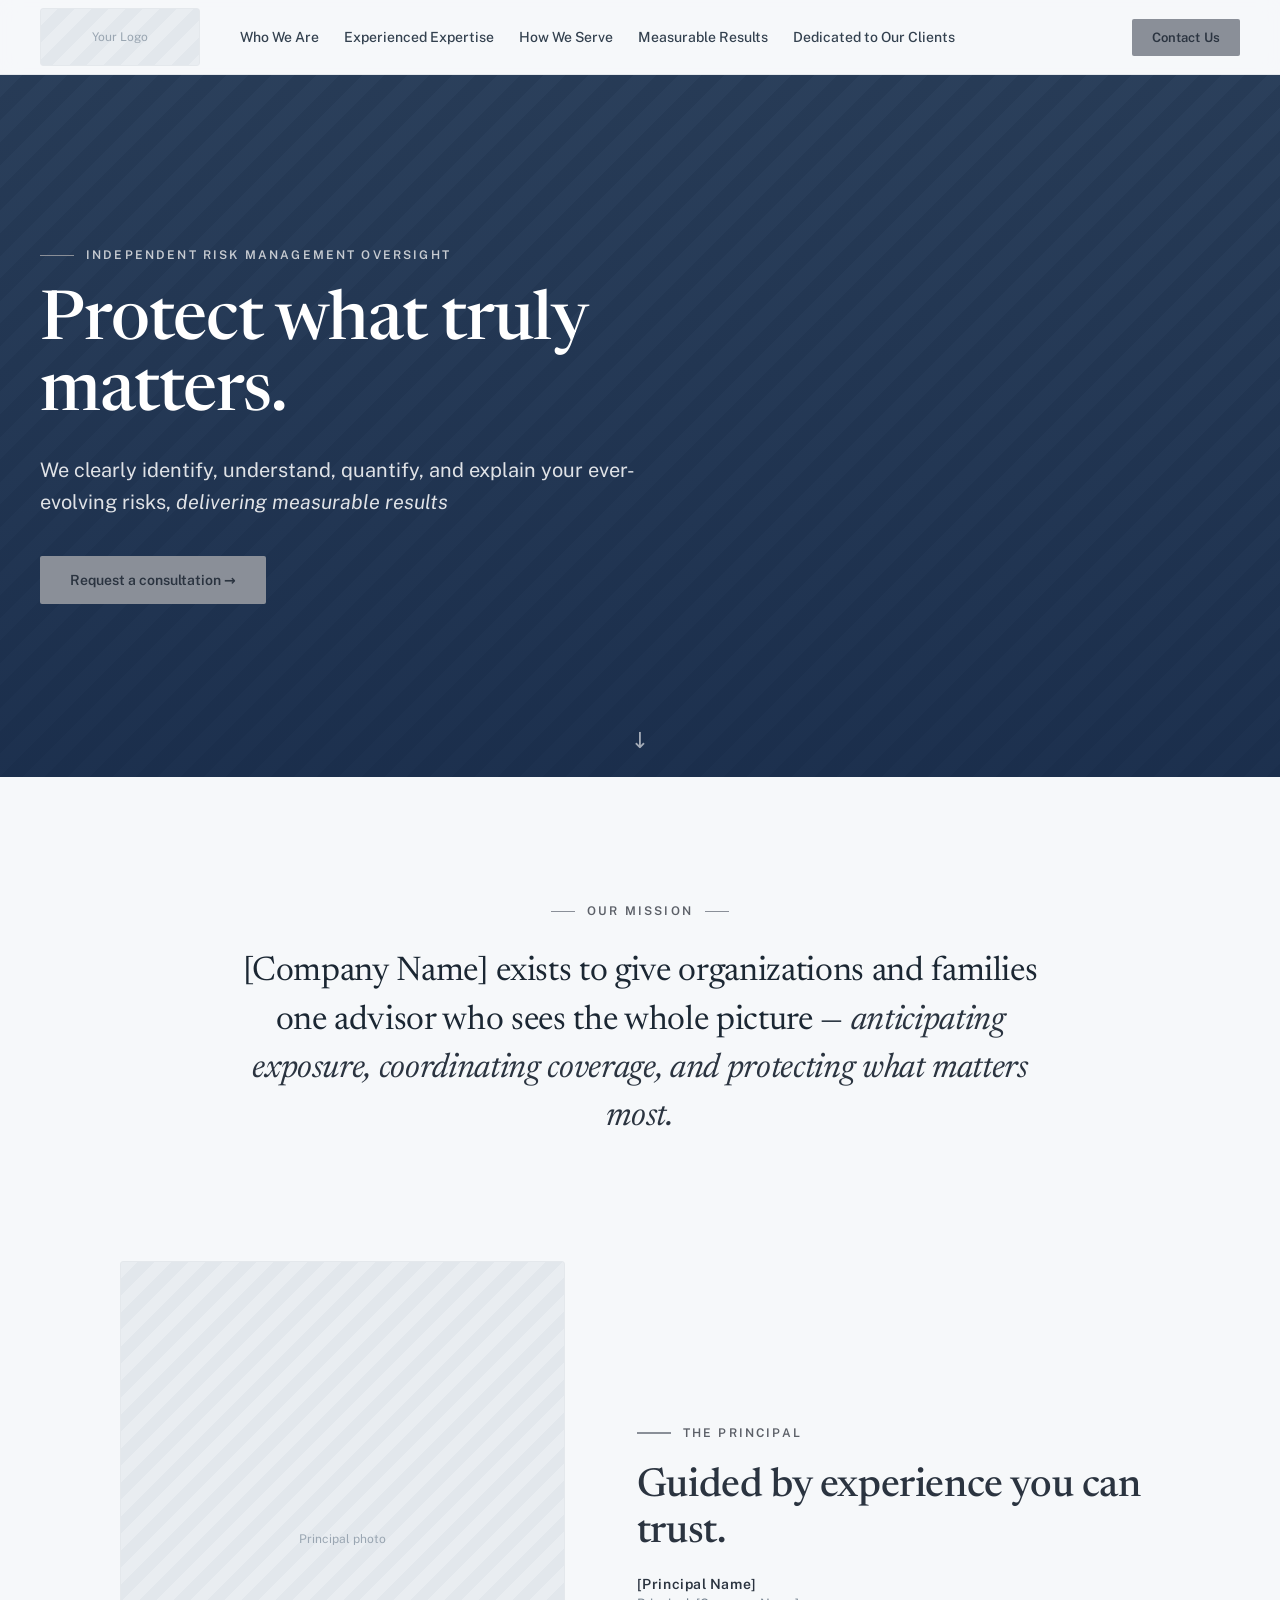
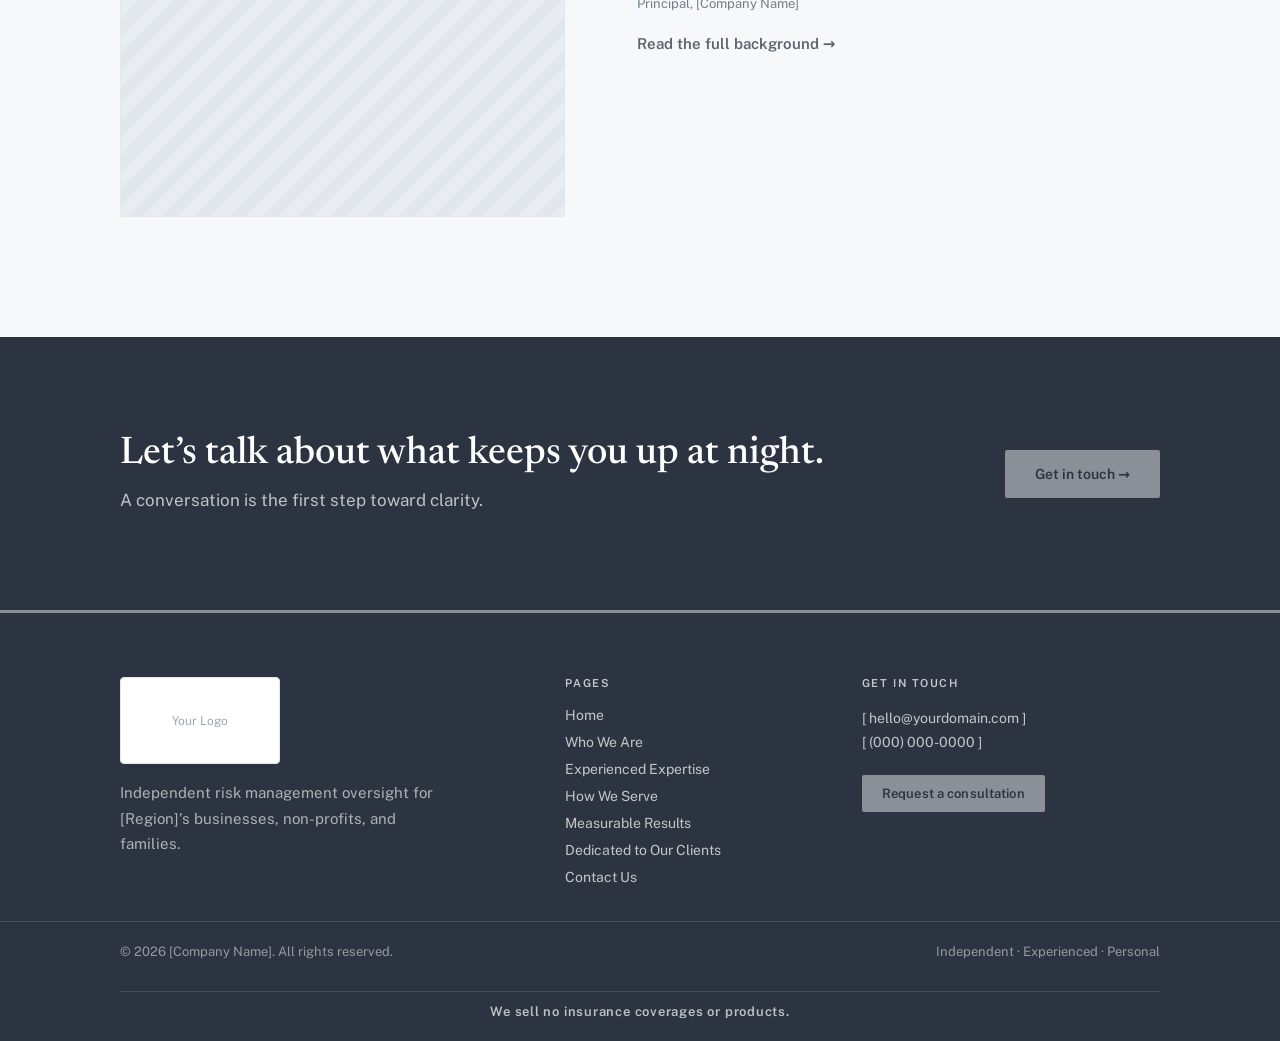
<file: index.html>
<!DOCTYPE html>
<html lang="en">
<head>
  <meta charset="utf-8">
  <meta name="viewport" content="width=device-width, initial-scale=1">
  <title>Independent Risk Management Oversight | [Company Name]</title>
  <meta name="description" content="[Company Name] provides independent risk management advisory services for businesses, non-profits, and high-net-worth families in [Region]. No commissions, no conflicts.">
  <link rel="canonical" href="https://yourdomain.com/">
  <meta property="og:title" content="[Company Name] — Clarity in the Face of Risk">
  <meta property="og:description" content="Independent risk management oversight for [Region]'s businesses, non-profits, and families.">
  <meta property="og:url" content="https://yourdomain.com/">
  <meta property="og:type" content="website">
  <meta property="og:site_name" content="[Company Name]">
  <meta name="twitter:card" content="summary_large_image">
  <meta name="twitter:title" content="[Company Name] — Clarity in the Face of Risk">
  <meta name="twitter:description" content="Independent risk management oversight for [Region]'s businesses, non-profits, and families.">
  <link rel="preconnect" href="https://fonts.googleapis.com">
  <link rel="preconnect" href="https://fonts.gstatic.com" crossorigin>
  <link href="https://fonts.googleapis.com/css2?family=Newsreader:ital,opsz,wght@0,6..72,400;0,6..72,500;0,6..72,600;1,6..72,400;1,6..72,500&family=Public+Sans:wght@400;500;600;700&display=swap" rel="stylesheet">
  <link rel="stylesheet" href="css/variables.css">
  <link rel="stylesheet" href="css/base.css">
  <link rel="stylesheet" href="css/layout.css">
  <link rel="stylesheet" href="css/components.css">
  <link rel="stylesheet" href="css/pages.css">
  <link rel="stylesheet" href="css/responsive.css">
  <script type="application/ld+json">
  {
    "@context": "https://schema.org",
    "@type": "ProfessionalService",
    "name": "[Company Name]",
    "url": "https://yourdomain.com",
    "description": "Independent risk management oversight for [Region]'s businesses, non-profits, and families.",
    "areaServed": {
      "@type": "State",
      "name": "[Region]"
    }
  }
  </script>
  <script type="application/ld+json">
  {
    "@context": "https://schema.org",
    "@type": "WebSite",
    "name": "[Company Name]",
    "url": "https://yourdomain.com"
  }
  </script>
</head>
<body>
  <a href="#main-content" class="skip-nav">Skip to main content</a>

  <div class="page-wrapper">

    <!-- NAV -->
    <header>
      <nav class="site-nav" aria-label="Main navigation">
        <div class="nav-container">
          <div class="nav-left">
            <a href="index.html" class="logo" aria-label="Home">
              <div class="logo-img placeholder-img" style="width:160px;height:58px">
                <span class="placeholder-img__text">Your Logo</span>
              </div>
            </a>
            <button class="nav-toggle" aria-expanded="false" aria-controls="nav-menu" aria-label="Toggle navigation">
              <span class="nav-toggle-bar"></span>
              <span class="nav-toggle-bar"></span>
              <span class="nav-toggle-bar"></span>
            </button>
            <div class="nav-links" id="nav-menu">
            <a href="who-we-are.html" class="nav-link">Who We Are</a>
            <a href="expertise.html" class="nav-link">Experienced Expertise</a>
            <a href="how-we-serve.html" class="nav-link">How We Serve</a>
            <a href="results.html" class="nav-link">Measurable Results</a>
            <a href="testimonials.html" class="nav-link">Dedicated to Our Clients</a>
            <a href="contact.html" class="nav-link nav-link--contact">Contact Us</a>
            </div>
          </div>
          <a href="contact.html" class="btn-cta btn-cta--sm nav-cta">Contact Us</a>
        </div>
      </nav>
    </header>

    <main id="main-content">

      <!-- HERO -->
      <section class="hero">
        <div class="hero__content">
          <div class="hero__inner">
            <div class="hero__label">
              <div class="hero__label-line" aria-hidden="true"></div>
              <div class="hero__label-text">Independent risk management oversight</div>
            </div>
            <h1>Protect what truly matters.</h1>
            <p class="hero__subtitle">We clearly identify, understand, quantify, and explain your ever-evolving risks, <em>delivering measurable results</em></p>
            <a href="contact.html" class="btn-cta">Request a consultation →</a>
          </div>
        </div>
        <div class="hero__scroll" aria-hidden="true">↓</div>
      </section>

      <!-- MISSION -->
      <section class="mission">
        <div class="container container--prose-wide">
          <div class="section-label section-label--centered">
            <div class="section-label__line" aria-hidden="true"></div>
            <div class="section-label__text">Our mission</div>
            <div class="section-label__line" aria-hidden="true"></div>
          </div>
          <p class="mission__text">[Company Name] exists to give organizations and families one advisor who sees the whole picture — <em>anticipating exposure, coordinating coverage, and protecting what matters most.</em></p>
        </div>
      </section>

      <!-- PRINCIPAL TEASER -->
      <section class="principal-teaser">
        <div class="principal-teaser__grid">
          <div class="principal-teaser__photo placeholder-img" style="border-radius:3px">
            <span class="placeholder-img__text">Principal photo</span>
          </div>
          <div>
            <div class="section-label">
              <div class="section-label__line" aria-hidden="true"></div>
              <div class="section-label__text">The principal</div>
            </div>
            <h2 class="principal-teaser__title">Guided by experience you can trust.</h2>
            <div style="font:600 14px var(--cr-font-sans);letter-spacing:.04em;color:var(--cr-navy);margin-top:16px">[Principal Name]</div>
            <div style="font:400 13px var(--cr-font-sans);color:var(--cr-text-muted);margin-top:4px">Principal, [Company Name]</div>
            <a href="expertise.html" class="link-arrow" style="margin-top:24px">Read the full background →</a>
          </div>
        </div>
      </section>

      <!-- CONTACT BAND -->
      <section class="cta-band">
        <div class="cta-band__inner">
          <div>
            <h2 class="cta-band__title">Let&rsquo;s talk about what keeps you up at night.</h2>
            <p class="cta-band__text">A conversation is the first step toward clarity.</p>
          </div>
          <a href="contact.html" class="btn-cta">Get in touch →</a>
        </div>
      </section>

    </main>

    <!-- FOOTER -->
    <footer class="site-footer">
      <div class="footer-grid">
        <div>
          <div class="footer-logo">
            <div class="logo-img placeholder-img" style="width:160px;height:87px">
              <span class="placeholder-img__text">Your Logo</span>
            </div>
          </div>
          <p class="footer-desc">Independent risk management oversight for [Region]'s businesses, non-profits, and families.</p>
        </div>
        <nav aria-label="Footer navigation">
          <div class="footer-heading">Pages</div>
          <div class="footer-links">
            <a href="index.html" class="footer-link">Home</a>
            <a href="who-we-are.html" class="footer-link">Who We Are</a>
            <a href="expertise.html" class="footer-link">Experienced Expertise</a>
            <a href="how-we-serve.html" class="footer-link">How We Serve</a>
            <a href="results.html" class="footer-link">Measurable Results</a>
            <a href="testimonials.html" class="footer-link">Dedicated to Our Clients</a>
            <a href="contact.html" class="footer-link">Contact Us</a>
          </div>
        </nav>
        <div>
          <div class="footer-heading">Get in touch</div>
          <div class="footer-contact-text">[ hello@yourdomain.com ]<br>[ (000) 000-0000 ]</div>
          <a href="contact.html" class="btn-cta btn-cta--sm" style="margin-top:20px">Request a consultation</a>
        </div>
      </div>
      <div class="footer-bottom">
        <div class="footer-bottom-inner">
          <div class="footer-copy">&copy; 2026 [Company Name]. All rights reserved.</div>
          <div class="footer-copy">Independent · Experienced · Personal</div>
          <div style="flex-basis:100%;text-align:center;margin-top:12px;padding-top:12px;border-top:1px solid rgba(255,255,255,.12)"><div style="font:600 13px var(--cr-font-sans);letter-spacing:.06em;color:rgba(255,255,255,.7)">We sell no insurance coverages or products.</div></div>
        </div>
      </div>
    </footer>

  </div>

  <script src="js/main.js"></script>
</body>
</html>
</file>
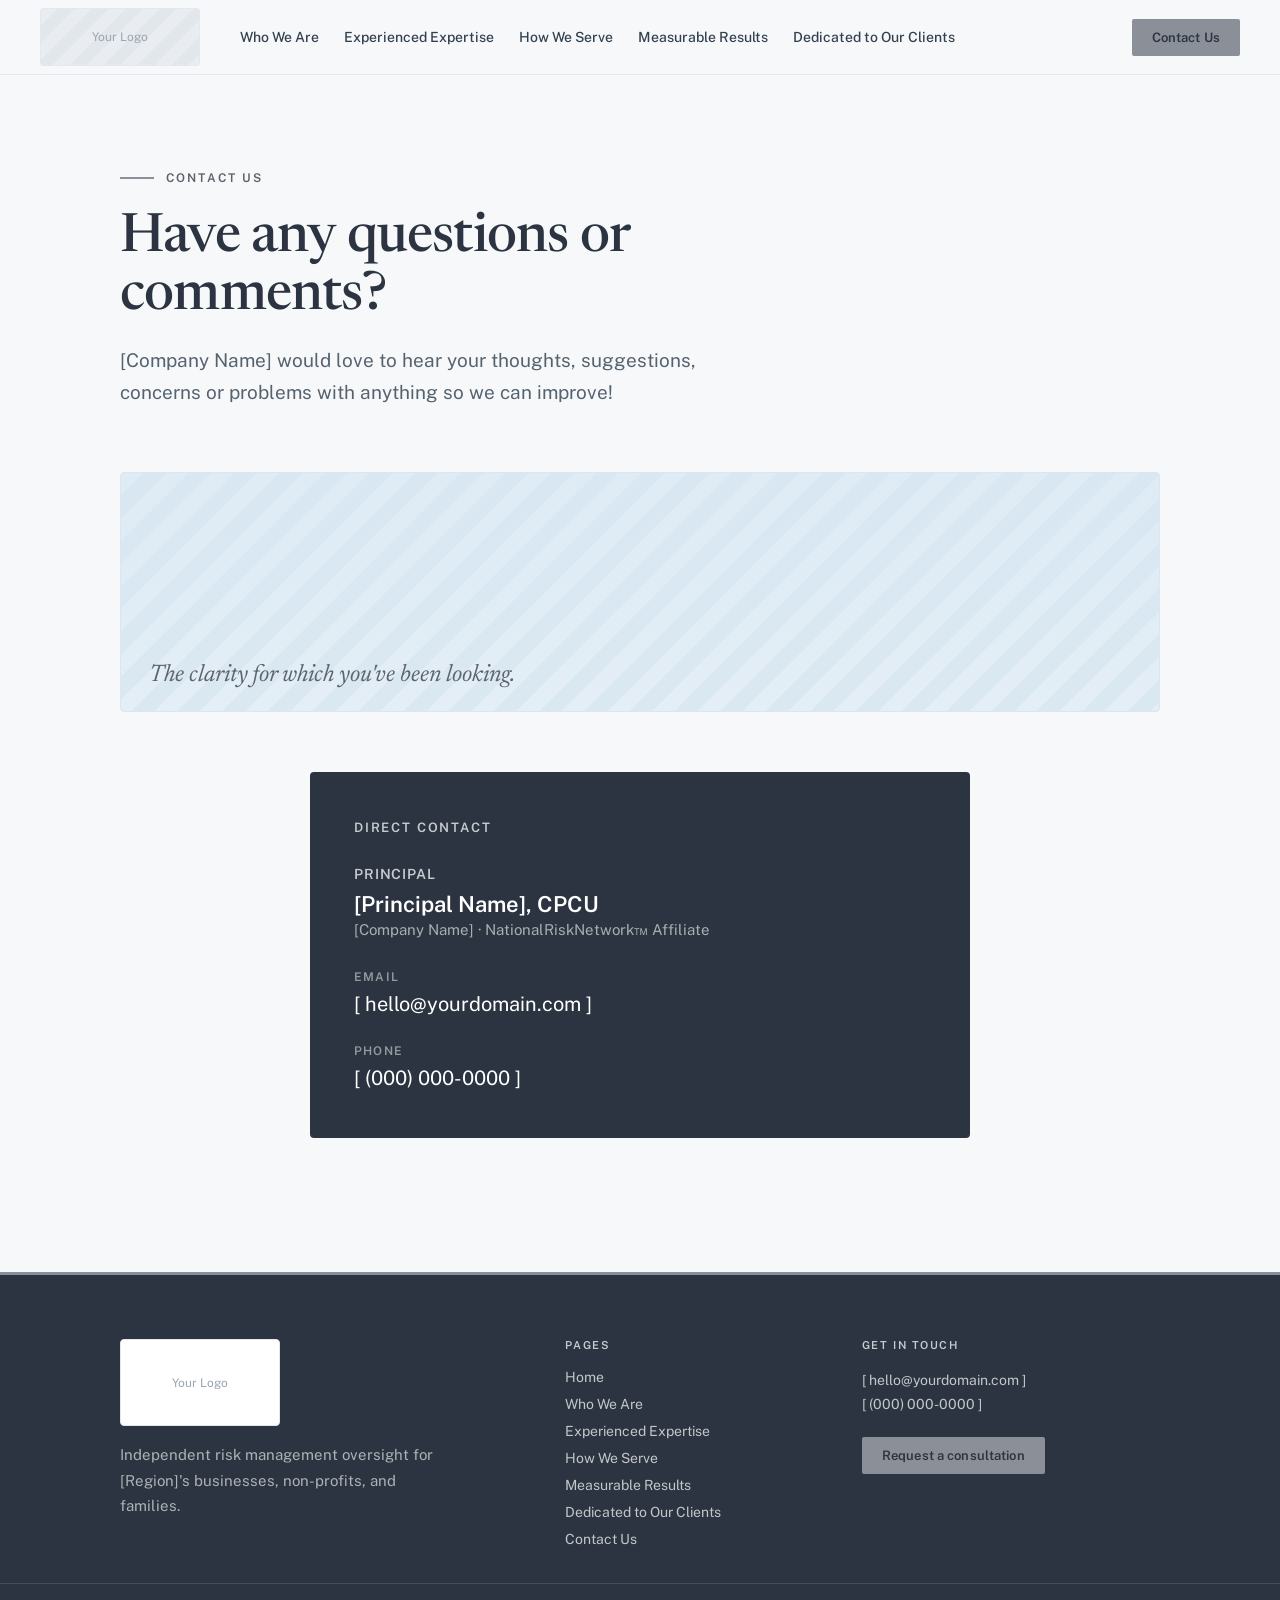
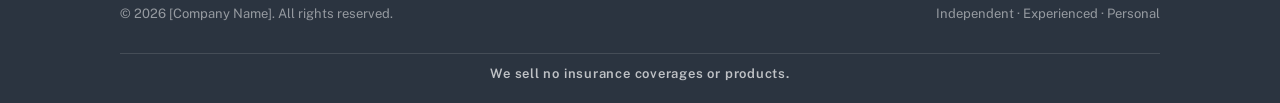
<file: contact.html>
<!DOCTYPE html>
<html lang="en">
<head>
  <meta charset="utf-8">
  <meta name="viewport" content="width=device-width, initial-scale=1">
  <title>Contact Us | [Company Name]</title>
  <meta name="description" content="Request a confidential consultation with [Company Name]. No obligation, complete discretion.">
  <link rel="canonical" href="https://yourdomain.com/contact.html">
  <meta property="og:title" content="Contact Us | [Company Name]">
  <meta property="og:description" content="Request a confidential consultation with [Company Name]. No obligation, complete discretion.">
  <meta property="og:url" content="https://yourdomain.com/contact.html">
  <meta property="og:type" content="website">
  <meta property="og:site_name" content="[Company Name]">
  <meta name="twitter:card" content="summary_large_image">
  <meta name="twitter:title" content="Contact Us | [Company Name]">
  <meta name="twitter:description" content="Request a confidential consultation with [Company Name]. No obligation, complete discretion.">
  <link rel="preconnect" href="https://fonts.googleapis.com">
  <link rel="preconnect" href="https://fonts.gstatic.com" crossorigin>
  <link href="https://fonts.googleapis.com/css2?family=Newsreader:ital,opsz,wght@0,6..72,400;0,6..72,500;0,6..72,600;1,6..72,400;1,6..72,500&family=Public+Sans:wght@400;500;600;700&display=swap" rel="stylesheet">
  <link rel="stylesheet" href="css/variables.css">
  <link rel="stylesheet" href="css/base.css">
  <link rel="stylesheet" href="css/layout.css">
  <link rel="stylesheet" href="css/components.css">
  <link rel="stylesheet" href="css/pages.css">
  <link rel="stylesheet" href="css/responsive.css">
  <script type="application/ld+json">
  {
    "@context": "https://schema.org",
    "@type": "BreadcrumbList",
    "itemListElement": [
      { "@type": "ListItem", "position": 1, "name": "Home", "item": "https://yourdomain.com/" },
      { "@type": "ListItem", "position": 2, "name": "Contact Us", "item": "https://yourdomain.com/contact.html" }
    ]
  }
  </script>
</head>
<body>
  <a href="#main-content" class="skip-nav">Skip to main content</a>

  <div class="page-wrapper">

    <header>
      <nav class="site-nav" aria-label="Main navigation">
        <div class="nav-container">
          <div class="nav-left">
            <a href="index.html" class="logo" aria-label="Home">
              <div class="logo-img placeholder-img" style="width:160px;height:58px">
                <span class="placeholder-img__text">Your Logo</span>
              </div>
            </a>
            <button class="nav-toggle" aria-expanded="false" aria-controls="nav-menu" aria-label="Toggle navigation">
              <span class="nav-toggle-bar"></span>
              <span class="nav-toggle-bar"></span>
              <span class="nav-toggle-bar"></span>
            </button>
            <div class="nav-links" id="nav-menu">
            <a href="who-we-are.html" class="nav-link">Who We Are</a>
            <a href="expertise.html" class="nav-link">Experienced Expertise</a>
            <a href="how-we-serve.html" class="nav-link">How We Serve</a>
            <a href="results.html" class="nav-link">Measurable Results</a>
            <a href="testimonials.html" class="nav-link">Dedicated to Our Clients</a>
            <a href="contact.html" class="nav-link nav-link--contact">Contact Us</a>
            </div>
          </div>
          <a href="contact.html" class="btn-cta btn-cta--sm nav-cta">Contact Us</a>
        </div>
      </nav>
    </header>

    <main id="main-content">

      <section class="page-header page-header--with-sub">
        <div class="container">
          <div class="section-label">
            <div class="section-label__line" aria-hidden="true"></div>
            <div class="section-label__text">Contact us</div>
          </div>
          <h1 class="page-title" style="max-width:760px;margin-bottom:18px">Have any questions or comments?</h1>
          <p class="page-subtitle" style="max-width:600px">[Company Name] would love to hear your thoughts, suggestions, concerns or problems with anything so we can improve!</p>
        </div>
      </section>

      <!-- SKYLINE IMAGE -->
      <section class="contact-skyline">
        <div class="container">
          <div class="contact-skyline__img">
            <div class="contact-skyline__tagline">The clarity for which you've been looking.</div>
          </div>
        </div>
      </section>

      <!-- CONTACT DETAILS -->
      <section class="contact-form-section">
        <div class="container">
          <div style="max-width:660px;margin:0 auto">
            <div class="contact-box" style="padding:48px 44px">
              <div class="contact-box__heading" style="font-size:13px;margin-bottom:32px">Direct contact</div>
              <div style="margin-bottom:32px">
                <div style="font:600 14px/1 var(--cr-font-sans);letter-spacing:.06em;color:var(--cr-gold-light);text-transform:uppercase;margin-bottom:10px">Principal</div>
                <div style="font:600 22px var(--cr-font-sans);color:#fff">[Principal Name], CPCU</div>
                <div style="font:400 15px var(--cr-font-sans);color:rgba(255,255,255,.6);margin-top:4px">[Company Name] · NationalRiskNetwork&trade; Affiliate</div>
              </div>
              <div class="contact-box__items" style="gap:28px">
                <div>
                  <div class="contact-box__label" style="font-size:12px;margin-bottom:8px">Email</div>
                  <div class="contact-box__value" style="font-size:20px">[ hello@yourdomain.com ]</div>
                </div>
                <div>
                  <div class="contact-box__label" style="font-size:12px;margin-bottom:8px">Phone</div>
                  <div class="contact-box__value" style="font-size:20px">[ (000) 000-0000 ]</div>
                </div>
              </div>
            </div>
          </div>
        </div>
      </section>

    </main>

    <footer class="site-footer">
      <div class="footer-grid">
        <div>
          <div class="footer-logo">
            <div class="logo-img placeholder-img" style="width:160px;height:87px">
              <span class="placeholder-img__text">Your Logo</span>
            </div>
          </div>
          <p class="footer-desc">Independent risk management oversight for [Region]'s businesses, non-profits, and families.</p>
        </div>
        <nav aria-label="Footer navigation">
          <div class="footer-heading">Pages</div>
          <div class="footer-links">
            <a href="index.html" class="footer-link">Home</a>
            <a href="who-we-are.html" class="footer-link">Who We Are</a>
            <a href="expertise.html" class="footer-link">Experienced Expertise</a>
            <a href="how-we-serve.html" class="footer-link">How We Serve</a>
            <a href="results.html" class="footer-link">Measurable Results</a>
            <a href="testimonials.html" class="footer-link">Dedicated to Our Clients</a>
            <a href="contact.html" class="footer-link">Contact Us</a>
          </div>
        </nav>
        <div>
          <div class="footer-heading">Get in touch</div>
          <div class="footer-contact-text">[ hello@yourdomain.com ]<br>[ (000) 000-0000 ]</div>
          <a href="contact.html" class="btn-cta btn-cta--sm" style="margin-top:20px">Request a consultation</a>
        </div>
      </div>
      <div class="footer-bottom">
        <div class="footer-bottom-inner">
          <div class="footer-copy">&copy; 2026 [Company Name]. All rights reserved.</div>
          <div class="footer-copy">Independent · Experienced · Personal</div>
          <div style="flex-basis:100%;text-align:center;margin-top:12px;padding-top:12px;border-top:1px solid rgba(255,255,255,.12)"><div style="font:600 13px var(--cr-font-sans);letter-spacing:.06em;color:rgba(255,255,255,.7)">We sell no insurance coverages or products.</div></div>
        </div>
      </div>
    </footer>

  </div>

  <script src="js/main.js"></script>
</body>
</html>
</file>
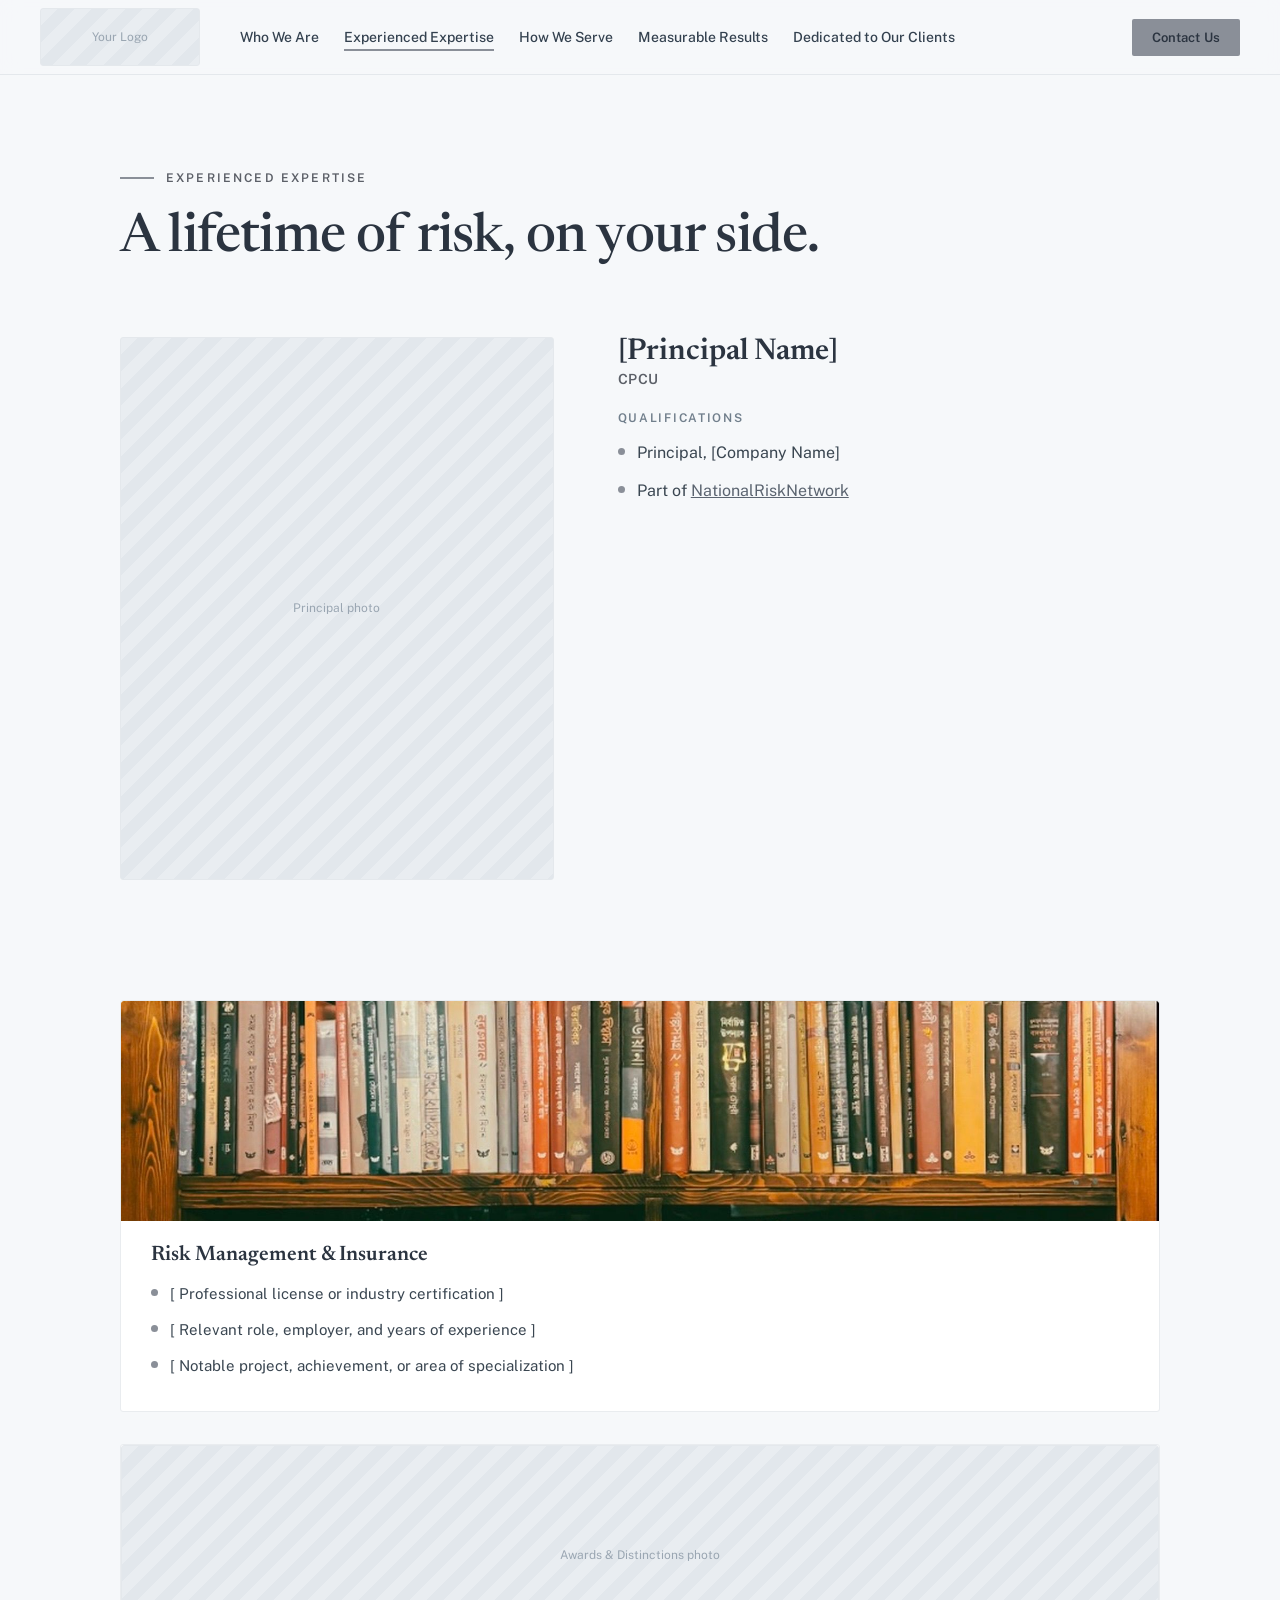
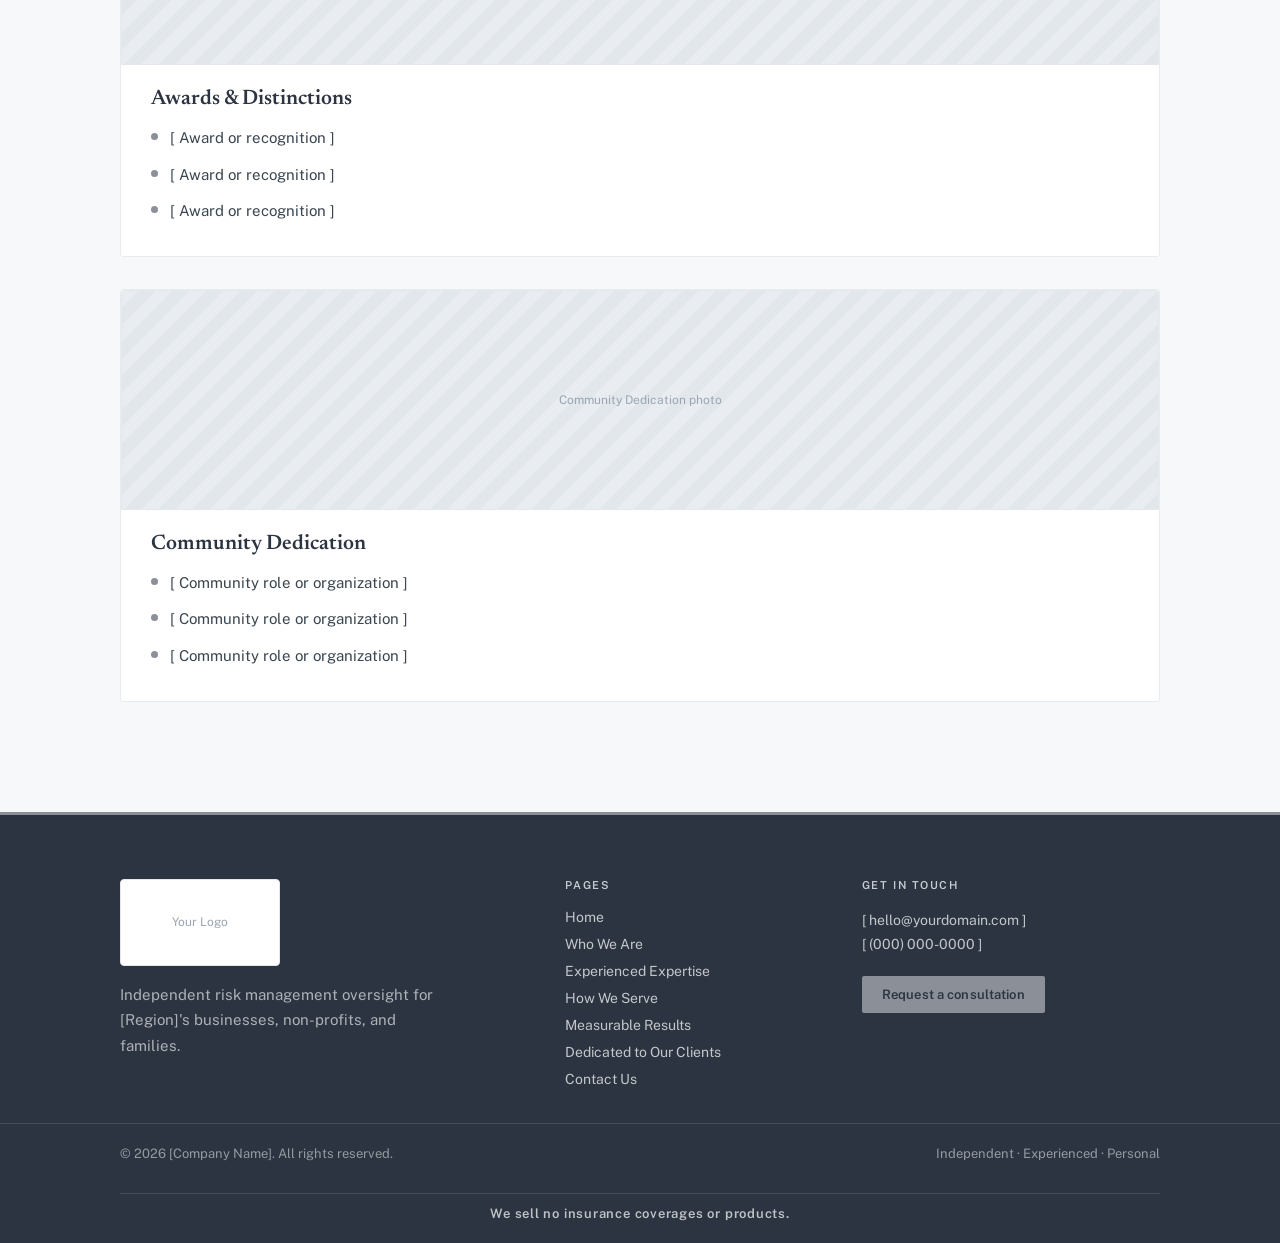
<file: expertise.html>
<!DOCTYPE html>
<html lang="en">
<head>
  <meta charset="utf-8">
  <meta name="viewport" content="width=device-width, initial-scale=1">
  <title>Experienced Expertise | [Company Name]</title>
  <meta name="description" content="Meet the principal behind [Company Name]. Decades of risk management and insurance leadership, applied entirely on the client's side.">
  <link rel="canonical" href="https://yourdomain.com/expertise.html">
  <meta property="og:title" content="Experienced Expertise | [Company Name]">
  <meta property="og:description" content="Decades of risk management and insurance leadership, applied entirely on the client's side.">
  <meta property="og:url" content="https://yourdomain.com/expertise.html">
  <meta property="og:type" content="website">
  <meta property="og:site_name" content="[Company Name]">
  <meta name="twitter:card" content="summary_large_image">
  <meta name="twitter:title" content="Experienced Expertise | [Company Name]">
  <meta name="twitter:description" content="Decades of risk management and insurance leadership, applied entirely on the client's side.">
  <link rel="preconnect" href="https://fonts.googleapis.com">
  <link rel="preconnect" href="https://fonts.gstatic.com" crossorigin>
  <link href="https://fonts.googleapis.com/css2?family=Newsreader:ital,opsz,wght@0,6..72,400;0,6..72,500;0,6..72,600;1,6..72,400;1,6..72,500&family=Public+Sans:wght@400;500;600;700&display=swap" rel="stylesheet">
  <link rel="stylesheet" href="css/variables.css">
  <link rel="stylesheet" href="css/base.css">
  <link rel="stylesheet" href="css/layout.css">
  <link rel="stylesheet" href="css/components.css">
  <link rel="stylesheet" href="css/pages.css">
  <link rel="stylesheet" href="css/responsive.css">
  <script type="application/ld+json">
  {
    "@context": "https://schema.org",
    "@type": "BreadcrumbList",
    "itemListElement": [
      { "@type": "ListItem", "position": 1, "name": "Home", "item": "https://yourdomain.com/" },
      { "@type": "ListItem", "position": 2, "name": "Experienced Expertise", "item": "https://yourdomain.com/expertise.html" }
    ]
  }
  </script>
</head>
<body>
  <a href="#main-content" class="skip-nav">Skip to main content</a>

  <div class="page-wrapper">

    <header>
      <nav class="site-nav" aria-label="Main navigation">
        <div class="nav-container">
          <div class="nav-left">
            <a href="index.html" class="logo" aria-label="Home">
              <div class="logo-img placeholder-img" style="width:160px;height:58px">
                <span class="placeholder-img__text">Your Logo</span>
              </div>
            </a>
            <button class="nav-toggle" aria-expanded="false" aria-controls="nav-menu" aria-label="Toggle navigation">
              <span class="nav-toggle-bar"></span>
              <span class="nav-toggle-bar"></span>
              <span class="nav-toggle-bar"></span>
            </button>
            <div class="nav-links" id="nav-menu">
            <a href="who-we-are.html" class="nav-link">Who We Are</a>
            <a href="expertise.html" class="nav-link active" aria-current="page">Experienced Expertise</a>
            <a href="how-we-serve.html" class="nav-link">How We Serve</a>
            <a href="results.html" class="nav-link">Measurable Results</a>
            <a href="testimonials.html" class="nav-link">Dedicated to Our Clients</a>
            <a href="contact.html" class="nav-link nav-link--contact">Contact Us</a>
            </div>
          </div>
          <a href="contact.html" class="btn-cta btn-cta--sm nav-cta">Contact Us</a>
        </div>
      </nav>
    </header>

    <main id="main-content">

      <section class="page-header">
        <div class="container">
          <div class="section-label">
            <div class="section-label__line" aria-hidden="true"></div>
            <div class="section-label__text">Experienced expertise</div>
          </div>
          <h1 class="page-title" style="max-width:820px">A lifetime of risk, on your side.</h1>
        </div>
      </section>

      <!-- PRINCIPAL -->
      <section class="expertise-principal">
        <div class="expertise-principal__grid">
          <div class="expertise-principal__photo placeholder-img" style="border-radius:3px">
            <span class="placeholder-img__text">Principal photo</span>
          </div>
          <div>
            <h2 class="expertise-principal__name">[Principal Name]</h2>
            <div class="expertise-principal__role">CPCU</div>
            <div class="expertise-principal__quals-label">Qualifications</div>
            <div class="bullet-list">
              <div class="bullet-item">
                <div class="bullet-dot" aria-hidden="true"></div>
                <span class="bullet-text bullet-text--lg">Principal, [Company Name]</span>
              </div>
              <div class="bullet-item">
                <div class="bullet-dot" aria-hidden="true"></div>
                <span class="bullet-text bullet-text--lg">Part of <a href="https://www.nationalrisknetwork.net" target="_blank" rel="noopener noreferrer" style="color:var(--cr-blue);text-decoration:underline">NationalRiskNetwork <span class="visually-hidden">(opens in new tab)</span></a></span>
              </div>
            </div>
          </div>
        </div>
      </section>

      <!-- EXPERTISE SECTIONS -->
      <section style="padding:40px 0 110px">
        <div class="container">
          <div style="display:flex;flex-direction:column;gap:32px">
            <!-- Risk Management & Insurance -->
            <div class="card">
              <img src="assets/EE1.jpg" alt="Risk Management & Insurance" class="card__img">
              <h2 class="card__title">Risk Management &amp; Insurance</h2>
              <div class="bullet-list" style="margin-top:16px">
                <div class="bullet-item">
                  <div class="bullet-dot" aria-hidden="true"></div>
                  <span class="bullet-text">[ Professional license or industry certification ]</span>
                </div>
                <div class="bullet-item">
                  <div class="bullet-dot" aria-hidden="true"></div>
                  <span class="bullet-text">[ Relevant role, employer, and years of experience ]</span>
                </div>
                <div class="bullet-item">
                  <div class="bullet-dot" aria-hidden="true"></div>
                  <span class="bullet-text">[ Notable project, achievement, or area of specialization ]</span>
                </div>
              </div>
            </div>
            <!-- Awards & Distinctions -->
            <div class="card">
              <div class="card__img placeholder-img" style="width:calc(100% + 60px);height:220px;margin:-34px -30px 24px;border-radius:var(--cr-radius-md) var(--cr-radius-md) 0 0">
                <span class="placeholder-img__text">Awards & Distinctions photo</span>
              </div>
              <h2 class="card__title">Awards &amp; Distinctions</h2>
              <div class="bullet-list" style="margin-top:16px">
                <div class="bullet-item">
                  <div class="bullet-dot" aria-hidden="true"></div>
                  <span class="bullet-text">[ Award or recognition ]</span>
                </div>
                <div class="bullet-item">
                  <div class="bullet-dot" aria-hidden="true"></div>
                  <span class="bullet-text">[ Award or recognition ]</span>
                </div>
                <div class="bullet-item">
                  <div class="bullet-dot" aria-hidden="true"></div>
                  <span class="bullet-text">[ Award or recognition ]</span>
                </div>
              </div>
            </div>
            <!-- Community Dedication -->
            <div class="card">
              <div class="card__img placeholder-img" style="width:calc(100% + 60px);height:220px;margin:-34px -30px 24px;border-radius:var(--cr-radius-md) var(--cr-radius-md) 0 0">
                <span class="placeholder-img__text">Community Dedication photo</span>
              </div>
              <h2 class="card__title">Community Dedication</h2>
              <div class="bullet-list" style="margin-top:16px">
                <div class="bullet-item">
                  <div class="bullet-dot" aria-hidden="true"></div>
                  <span class="bullet-text">[ Community role or organization ]</span>
                </div>
                <div class="bullet-item">
                  <div class="bullet-dot" aria-hidden="true"></div>
                  <span class="bullet-text">[ Community role or organization ]</span>
                </div>
                <div class="bullet-item">
                  <div class="bullet-dot" aria-hidden="true"></div>
                  <span class="bullet-text">[ Community role or organization ]</span>
                </div>
              </div>
            </div>
          </div>
        </div>
      </section>

    </main>

    <footer class="site-footer">
      <div class="footer-grid">
        <div>
          <div class="footer-logo">
            <div class="logo-img placeholder-img" style="width:160px;height:87px">
              <span class="placeholder-img__text">Your Logo</span>
            </div>
          </div>
          <p class="footer-desc">Independent risk management oversight for [Region]'s businesses, non-profits, and families.</p>
        </div>
        <nav aria-label="Footer navigation">
          <div class="footer-heading">Pages</div>
          <div class="footer-links">
            <a href="index.html" class="footer-link">Home</a>
            <a href="who-we-are.html" class="footer-link">Who We Are</a>
            <a href="expertise.html" class="footer-link">Experienced Expertise</a>
            <a href="how-we-serve.html" class="footer-link">How We Serve</a>
            <a href="results.html" class="footer-link">Measurable Results</a>
            <a href="testimonials.html" class="footer-link">Dedicated to Our Clients</a>
            <a href="contact.html" class="footer-link">Contact Us</a>
          </div>
        </nav>
        <div>
          <div class="footer-heading">Get in touch</div>
          <div class="footer-contact-text">[ hello@yourdomain.com ]<br>[ (000) 000-0000 ]</div>
          <a href="contact.html" class="btn-cta btn-cta--sm" style="margin-top:20px">Request a consultation</a>
        </div>
      </div>
      <div class="footer-bottom">
        <div class="footer-bottom-inner">
          <div class="footer-copy">&copy; 2026 [Company Name]. All rights reserved.</div>
          <div class="footer-copy">Independent · Experienced · Personal</div>
          <div style="flex-basis:100%;text-align:center;margin-top:12px;padding-top:12px;border-top:1px solid rgba(255,255,255,.12)"><div style="font:600 13px var(--cr-font-sans);letter-spacing:.06em;color:rgba(255,255,255,.7)">We sell no insurance coverages or products.</div></div>
        </div>
      </div>
    </footer>

  </div>

  <script src="js/main.js"></script>
</body>
</html>
</file>
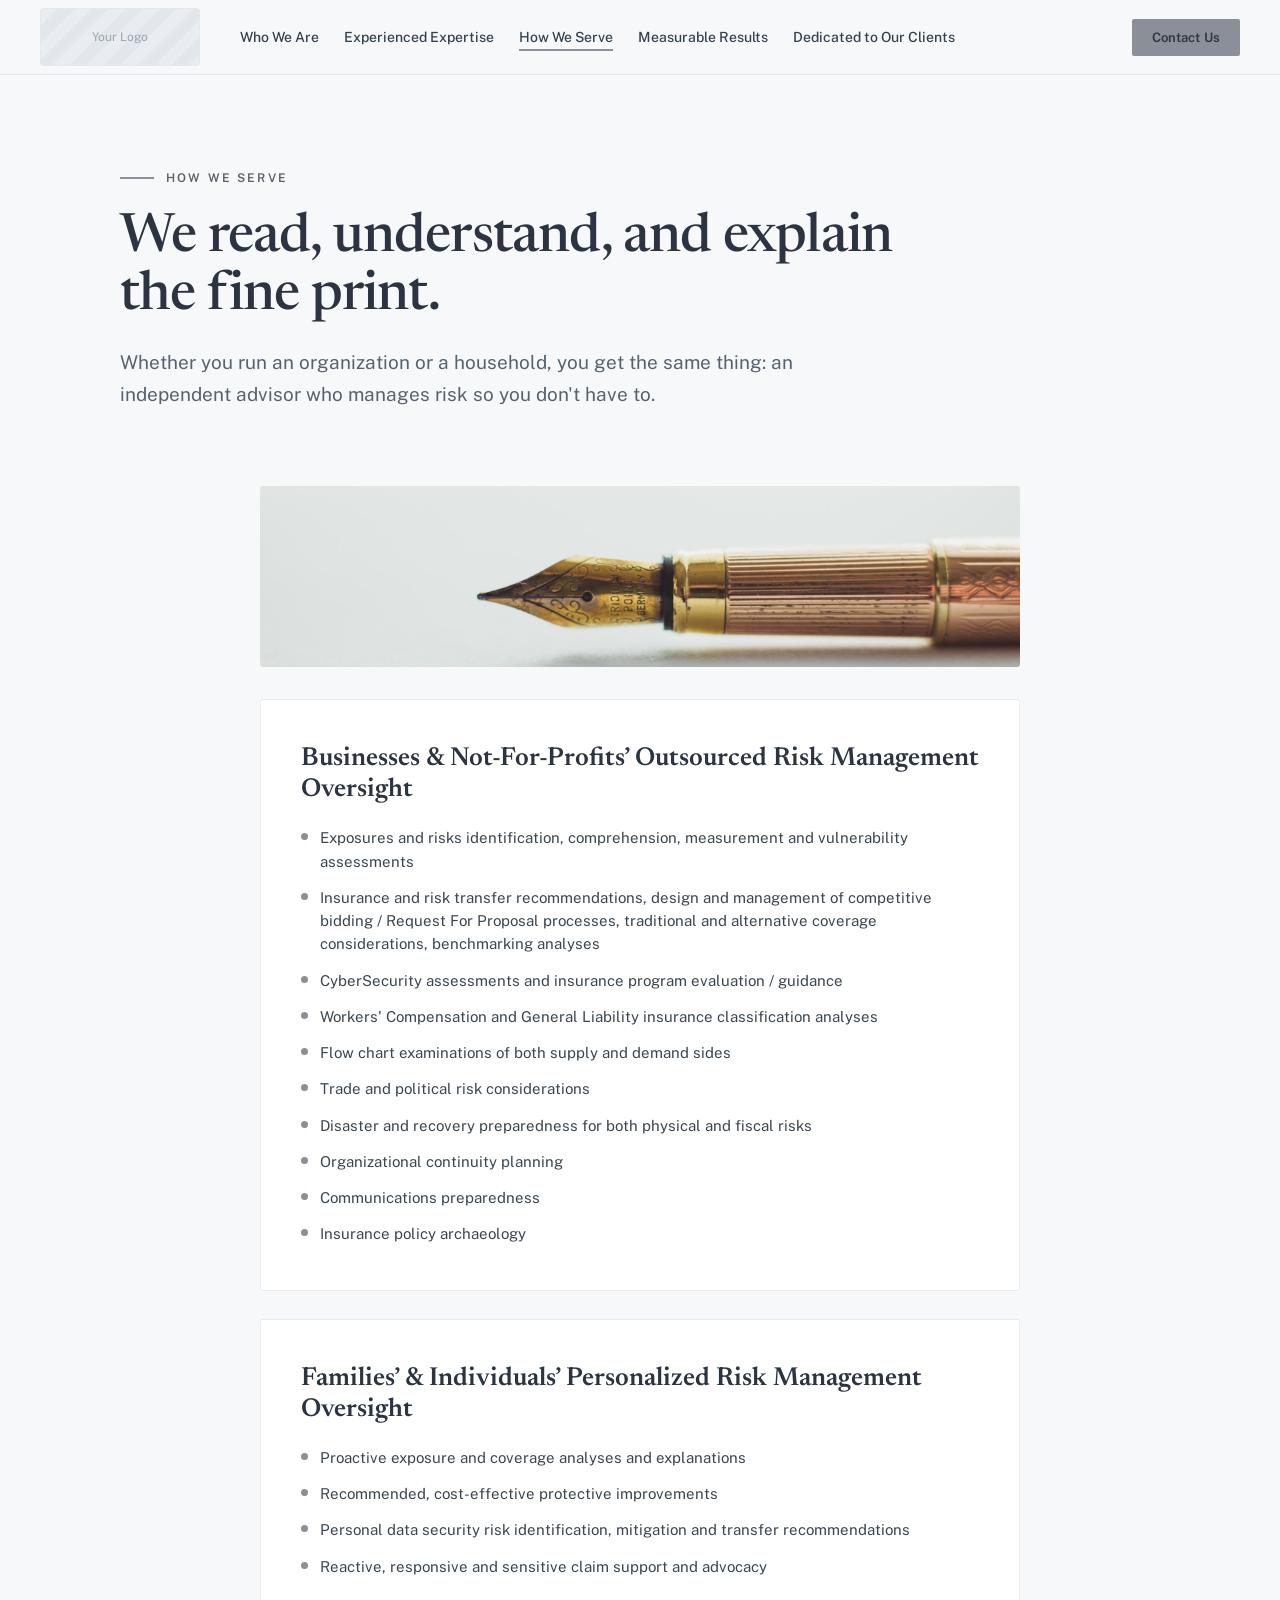
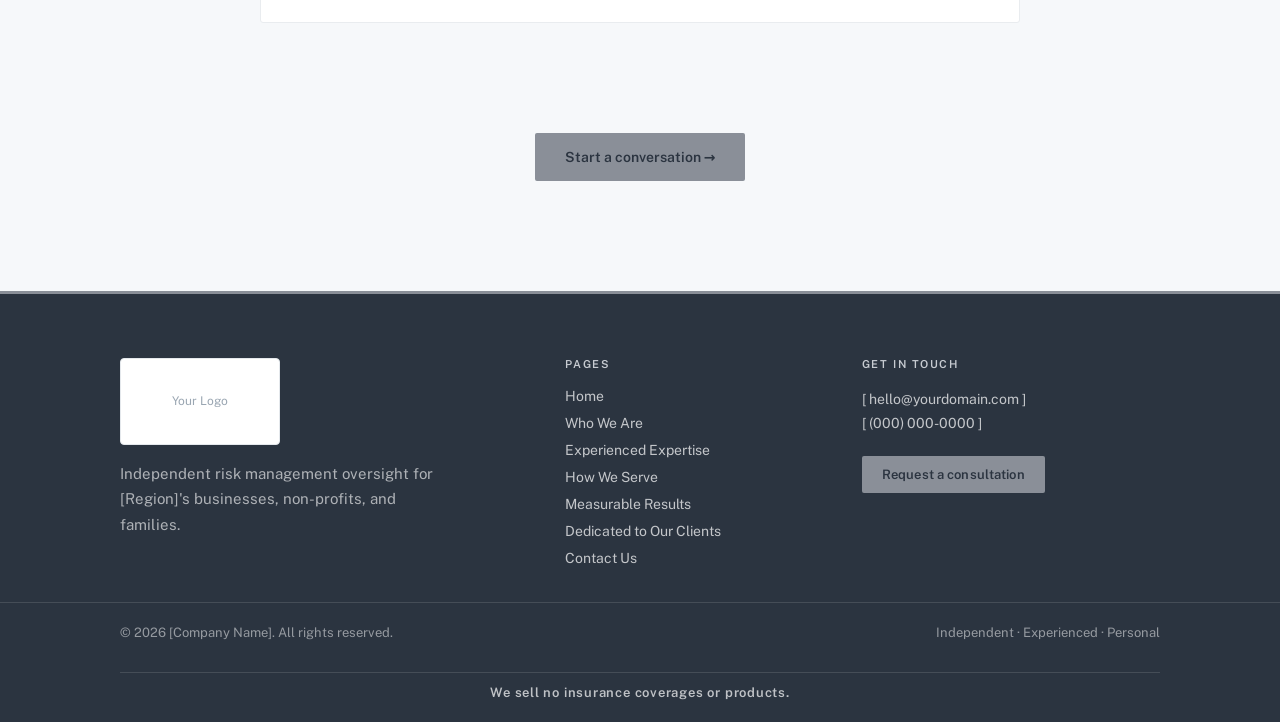
<file: how-we-serve.html>
<!DOCTYPE html>
<html lang="en">
<head>
  <meta charset="utf-8">
  <meta name="viewport" content="width=device-width, initial-scale=1">
  <title>How We Serve | [Company Name]</title>
  <meta name="description" content="Outsourced risk management oversight for businesses and personalized risk advisory for high-net-worth families.">
  <link rel="canonical" href="https://yourdomain.com/how-we-serve.html">
  <meta property="og:title" content="How We Serve | [Company Name]">
  <meta property="og:description" content="Outsourced risk management oversight for businesses and personalized advisory for families.">
  <meta property="og:url" content="https://yourdomain.com/how-we-serve.html">
  <meta property="og:type" content="website">
  <meta property="og:site_name" content="[Company Name]">
  <meta name="twitter:card" content="summary_large_image">
  <meta name="twitter:title" content="How We Serve | [Company Name]">
  <meta name="twitter:description" content="Outsourced risk management oversight for businesses and personalized advisory for families.">
  <link rel="preconnect" href="https://fonts.googleapis.com">
  <link rel="preconnect" href="https://fonts.gstatic.com" crossorigin>
  <link href="https://fonts.googleapis.com/css2?family=Newsreader:ital,opsz,wght@0,6..72,400;0,6..72,500;0,6..72,600;1,6..72,400;1,6..72,500&family=Public+Sans:wght@400;500;600;700&display=swap" rel="stylesheet">
  <link rel="stylesheet" href="css/variables.css">
  <link rel="stylesheet" href="css/base.css">
  <link rel="stylesheet" href="css/layout.css">
  <link rel="stylesheet" href="css/components.css">
  <link rel="stylesheet" href="css/pages.css">
  <link rel="stylesheet" href="css/responsive.css">
  <script type="application/ld+json">
  {
    "@context": "https://schema.org",
    "@type": "BreadcrumbList",
    "itemListElement": [
      { "@type": "ListItem", "position": 1, "name": "Home", "item": "https://yourdomain.com/" },
      { "@type": "ListItem", "position": 2, "name": "How We Serve", "item": "https://yourdomain.com/how-we-serve.html" }
    ]
  }
  </script>
</head>
<body>
  <a href="#main-content" class="skip-nav">Skip to main content</a>

  <div class="page-wrapper">

    <header>
      <nav class="site-nav" aria-label="Main navigation">
        <div class="nav-container">
          <div class="nav-left">
            <a href="index.html" class="logo" aria-label="Home">
              <div class="logo-img placeholder-img" style="width:160px;height:58px">
                <span class="placeholder-img__text">Your Logo</span>
              </div>
            </a>
            <button class="nav-toggle" aria-expanded="false" aria-controls="nav-menu" aria-label="Toggle navigation">
              <span class="nav-toggle-bar"></span>
              <span class="nav-toggle-bar"></span>
              <span class="nav-toggle-bar"></span>
            </button>
            <div class="nav-links" id="nav-menu">
            <a href="who-we-are.html" class="nav-link">Who We Are</a>
            <a href="expertise.html" class="nav-link">Experienced Expertise</a>
            <a href="how-we-serve.html" class="nav-link active" aria-current="page">How We Serve</a>
            <a href="results.html" class="nav-link">Measurable Results</a>
            <a href="testimonials.html" class="nav-link">Dedicated to Our Clients</a>
            <a href="contact.html" class="nav-link nav-link--contact">Contact Us</a>
            </div>
          </div>
          <a href="contact.html" class="btn-cta btn-cta--sm nav-cta">Contact Us</a>
        </div>
      </nav>
    </header>

    <main id="main-content">

      <section class="page-header page-header--with-sub">
        <div class="container">
          <div class="section-label">
            <div class="section-label__line" aria-hidden="true"></div>
            <div class="section-label__text">How we serve</div>
          </div>
          <h1 class="page-title" style="margin-bottom:20px">We read, understand, and explain the fine print.</h1>
          <p class="page-subtitle" style="max-width:680px">Whether you run an organization or a household, you get the same thing: an independent advisor who manages risk so you don't have to.</p>
        </div>
      </section>

      <section class="serve-cards">
        <div class="container">
          <div style="max-width:760px;margin:0 auto 32px;aspect-ratio:2060/490;overflow:hidden;border-radius:var(--cr-radius-md)">
            <img src="assets/HWS.png" alt="" width="2060" height="556" loading="eager" fetchpriority="high" style="width:100%;height:100%;object-fit:cover;object-position:center bottom;display:block">
          </div>
          <div style="display:flex;flex-direction:column;gap:28px;max-width:760px;margin:0 auto">
            <!-- Businesses & Non-Profits -->
            <div class="card card--padded">
              <h2 class="serve-card__title">Businesses &amp; Not-For-Profits&rsquo; Outsourced Risk Management Oversight</h2>
              <div class="bullet-list" style="margin-top:20px">
                <div class="bullet-item">
                  <div class="bullet-dot" aria-hidden="true"></div>
                  <span class="bullet-text">Exposures and risks identification, comprehension, measurement and vulnerability assessments</span>
                </div>
                <div class="bullet-item">
                  <div class="bullet-dot" aria-hidden="true"></div>
                  <span class="bullet-text">Insurance and risk transfer recommendations, design and management of competitive bidding / Request For Proposal processes, traditional and alternative coverage considerations, benchmarking analyses</span>
                </div>
                <div class="bullet-item">
                  <div class="bullet-dot" aria-hidden="true"></div>
                  <span class="bullet-text">CyberSecurity assessments and insurance program evaluation / guidance</span>
                </div>
                <div class="bullet-item">
                  <div class="bullet-dot" aria-hidden="true"></div>
                  <span class="bullet-text">Workers' Compensation and General Liability insurance classification analyses</span>
                </div>
                <div class="bullet-item">
                  <div class="bullet-dot" aria-hidden="true"></div>
                  <span class="bullet-text">Flow chart examinations of both supply and demand sides</span>
                </div>
                <div class="bullet-item">
                  <div class="bullet-dot" aria-hidden="true"></div>
                  <span class="bullet-text">Trade and political risk considerations</span>
                </div>
                <div class="bullet-item">
                  <div class="bullet-dot" aria-hidden="true"></div>
                  <span class="bullet-text">Disaster and recovery preparedness for both physical and fiscal risks</span>
                </div>
                <div class="bullet-item">
                  <div class="bullet-dot" aria-hidden="true"></div>
                  <span class="bullet-text">Organizational continuity planning</span>
                </div>
                <div class="bullet-item">
                  <div class="bullet-dot" aria-hidden="true"></div>
                  <span class="bullet-text">Communications preparedness</span>
                </div>
                <div class="bullet-item">
                  <div class="bullet-dot" aria-hidden="true"></div>
                  <span class="bullet-text">Insurance policy archaeology</span>
                </div>
              </div>
            </div>
            <!-- Families & Individuals -->
            <div class="card card--padded">
              <h2 class="serve-card__title">Families&rsquo; &amp; Individuals&rsquo; Personalized Risk Management Oversight</h2>
              <div class="bullet-list" style="margin-top:20px">
                <div class="bullet-item">
                  <div class="bullet-dot" aria-hidden="true"></div>
                  <span class="bullet-text">Proactive exposure and coverage analyses and explanations</span>
                </div>
                <div class="bullet-item">
                  <div class="bullet-dot" aria-hidden="true"></div>
                  <span class="bullet-text">Recommended, cost-effective protective improvements</span>
                </div>
                <div class="bullet-item">
                  <div class="bullet-dot" aria-hidden="true"></div>
                  <span class="bullet-text">Personal data security risk identification, mitigation and transfer recommendations</span>
                </div>
                <div class="bullet-item">
                  <div class="bullet-dot" aria-hidden="true"></div>
                  <span class="bullet-text">Reactive, responsive and sensitive claim support and advocacy</span>
                </div>
              </div>
            </div>
          </div>
        </div>
      </section>

      <section class="serve-cta">
        <div class="container container--prose">
          <a href="contact.html" class="btn-cta">Start a conversation →</a>
        </div>
      </section>

    </main>

    <footer class="site-footer">
      <div class="footer-grid">
        <div>
          <div class="footer-logo">
            <div class="logo-img placeholder-img" style="width:160px;height:87px">
              <span class="placeholder-img__text">Your Logo</span>
            </div>
          </div>
          <p class="footer-desc">Independent risk management oversight for [Region]'s businesses, non-profits, and families.</p>
        </div>
        <nav aria-label="Footer navigation">
          <div class="footer-heading">Pages</div>
          <div class="footer-links">
            <a href="index.html" class="footer-link">Home</a>
            <a href="who-we-are.html" class="footer-link">Who We Are</a>
            <a href="expertise.html" class="footer-link">Experienced Expertise</a>
            <a href="how-we-serve.html" class="footer-link">How We Serve</a>
            <a href="results.html" class="footer-link">Measurable Results</a>
            <a href="testimonials.html" class="footer-link">Dedicated to Our Clients</a>
            <a href="contact.html" class="footer-link">Contact Us</a>
          </div>
        </nav>
        <div>
          <div class="footer-heading">Get in touch</div>
          <div class="footer-contact-text">[ hello@yourdomain.com ]<br>[ (000) 000-0000 ]</div>
          <a href="contact.html" class="btn-cta btn-cta--sm" style="margin-top:20px">Request a consultation</a>
        </div>
      </div>
      <div class="footer-bottom">
        <div class="footer-bottom-inner">
          <div class="footer-copy">&copy; 2026 [Company Name]. All rights reserved.</div>
          <div class="footer-copy">Independent · Experienced · Personal</div>
          <div style="flex-basis:100%;text-align:center;margin-top:12px;padding-top:12px;border-top:1px solid rgba(255,255,255,.12)"><div style="font:600 13px var(--cr-font-sans);letter-spacing:.06em;color:rgba(255,255,255,.7)">We sell no insurance coverages or products.</div></div>
        </div>
      </div>
    </footer>

  </div>

  <script src="js/main.js"></script>
</body>
</html>
</file>
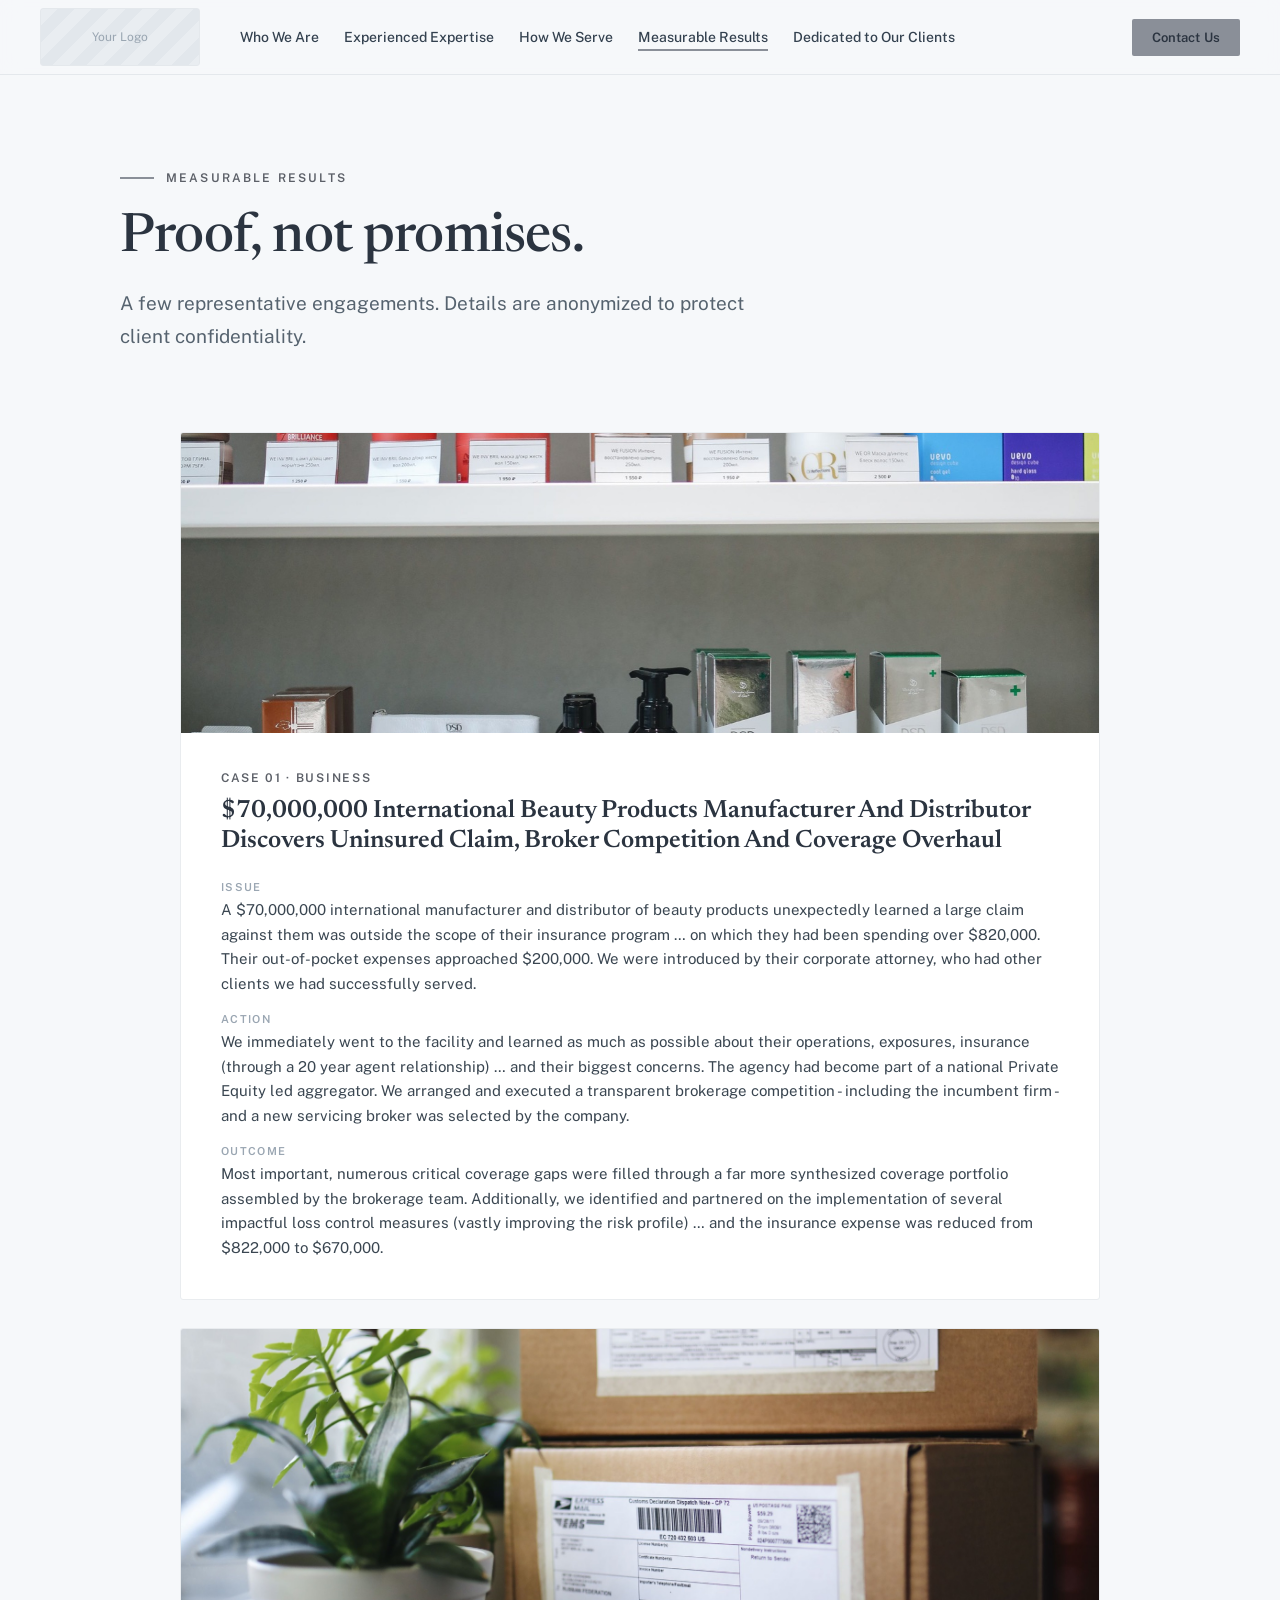
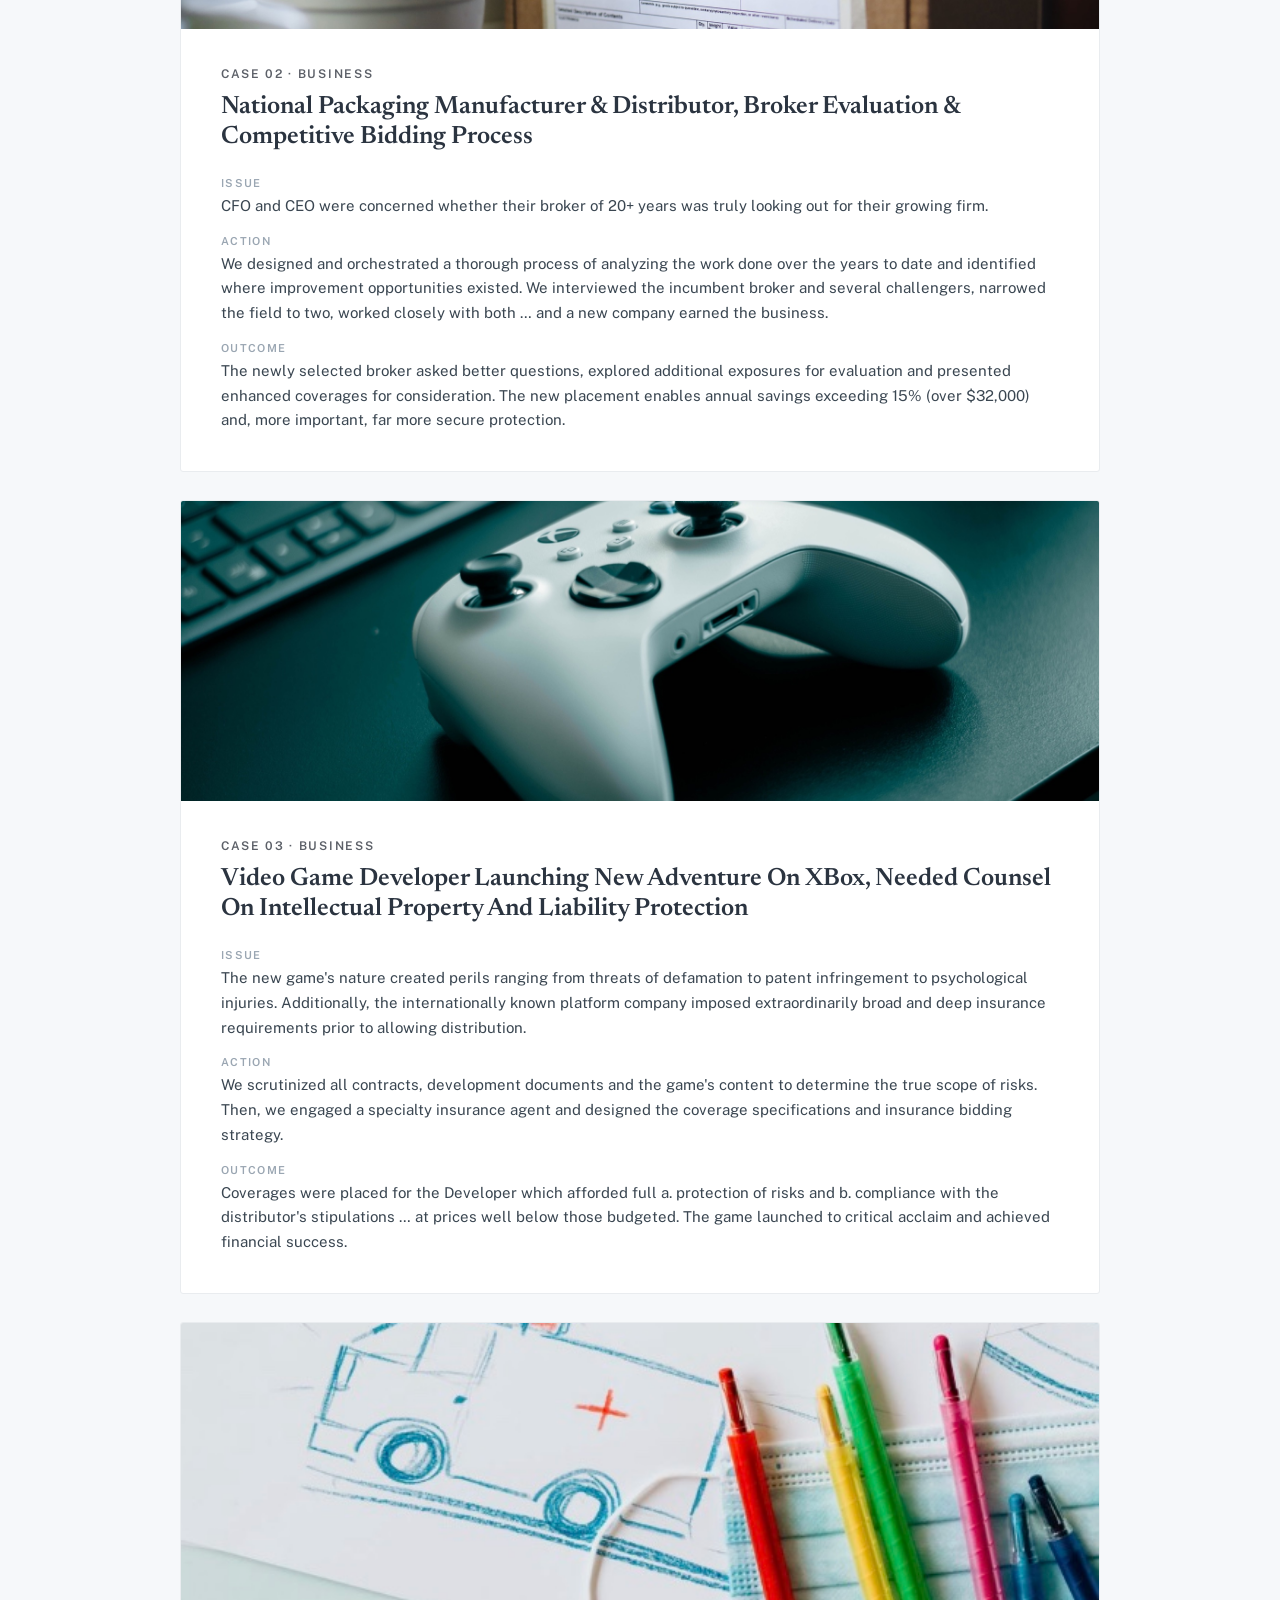
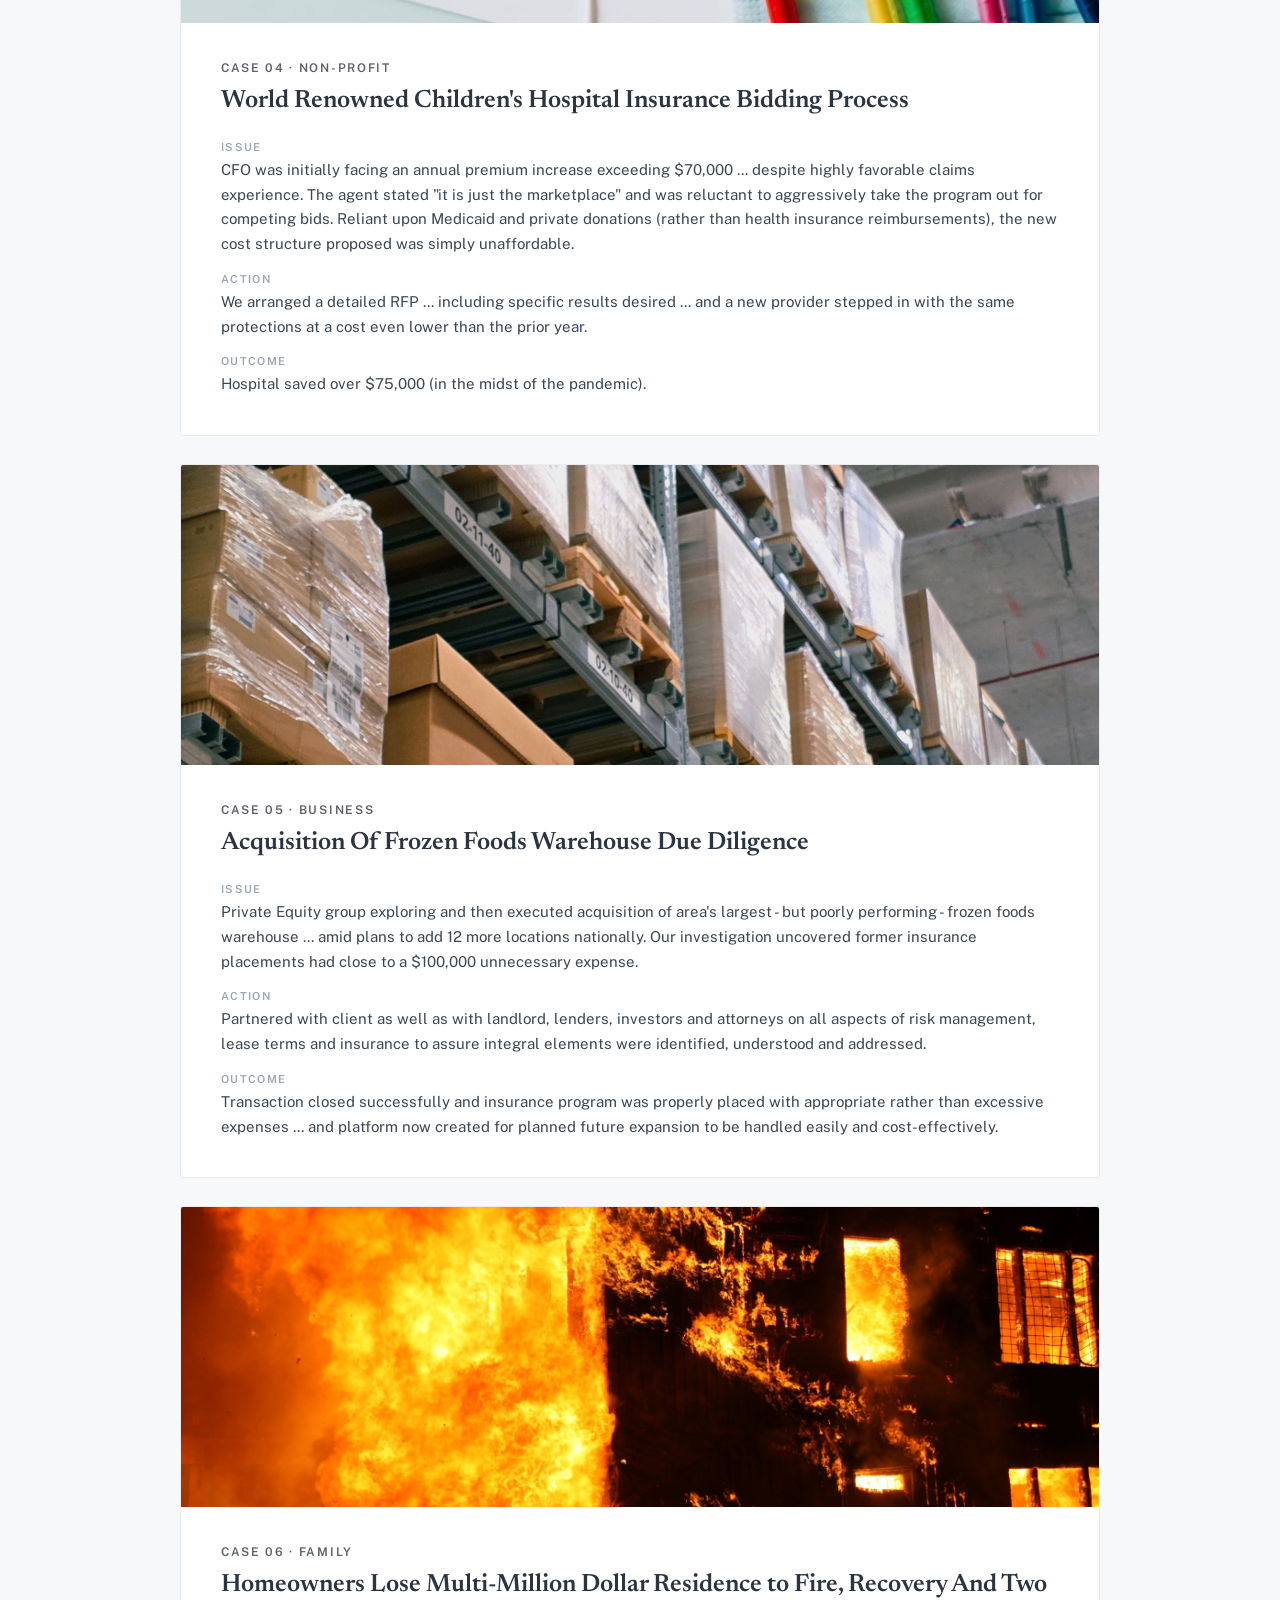
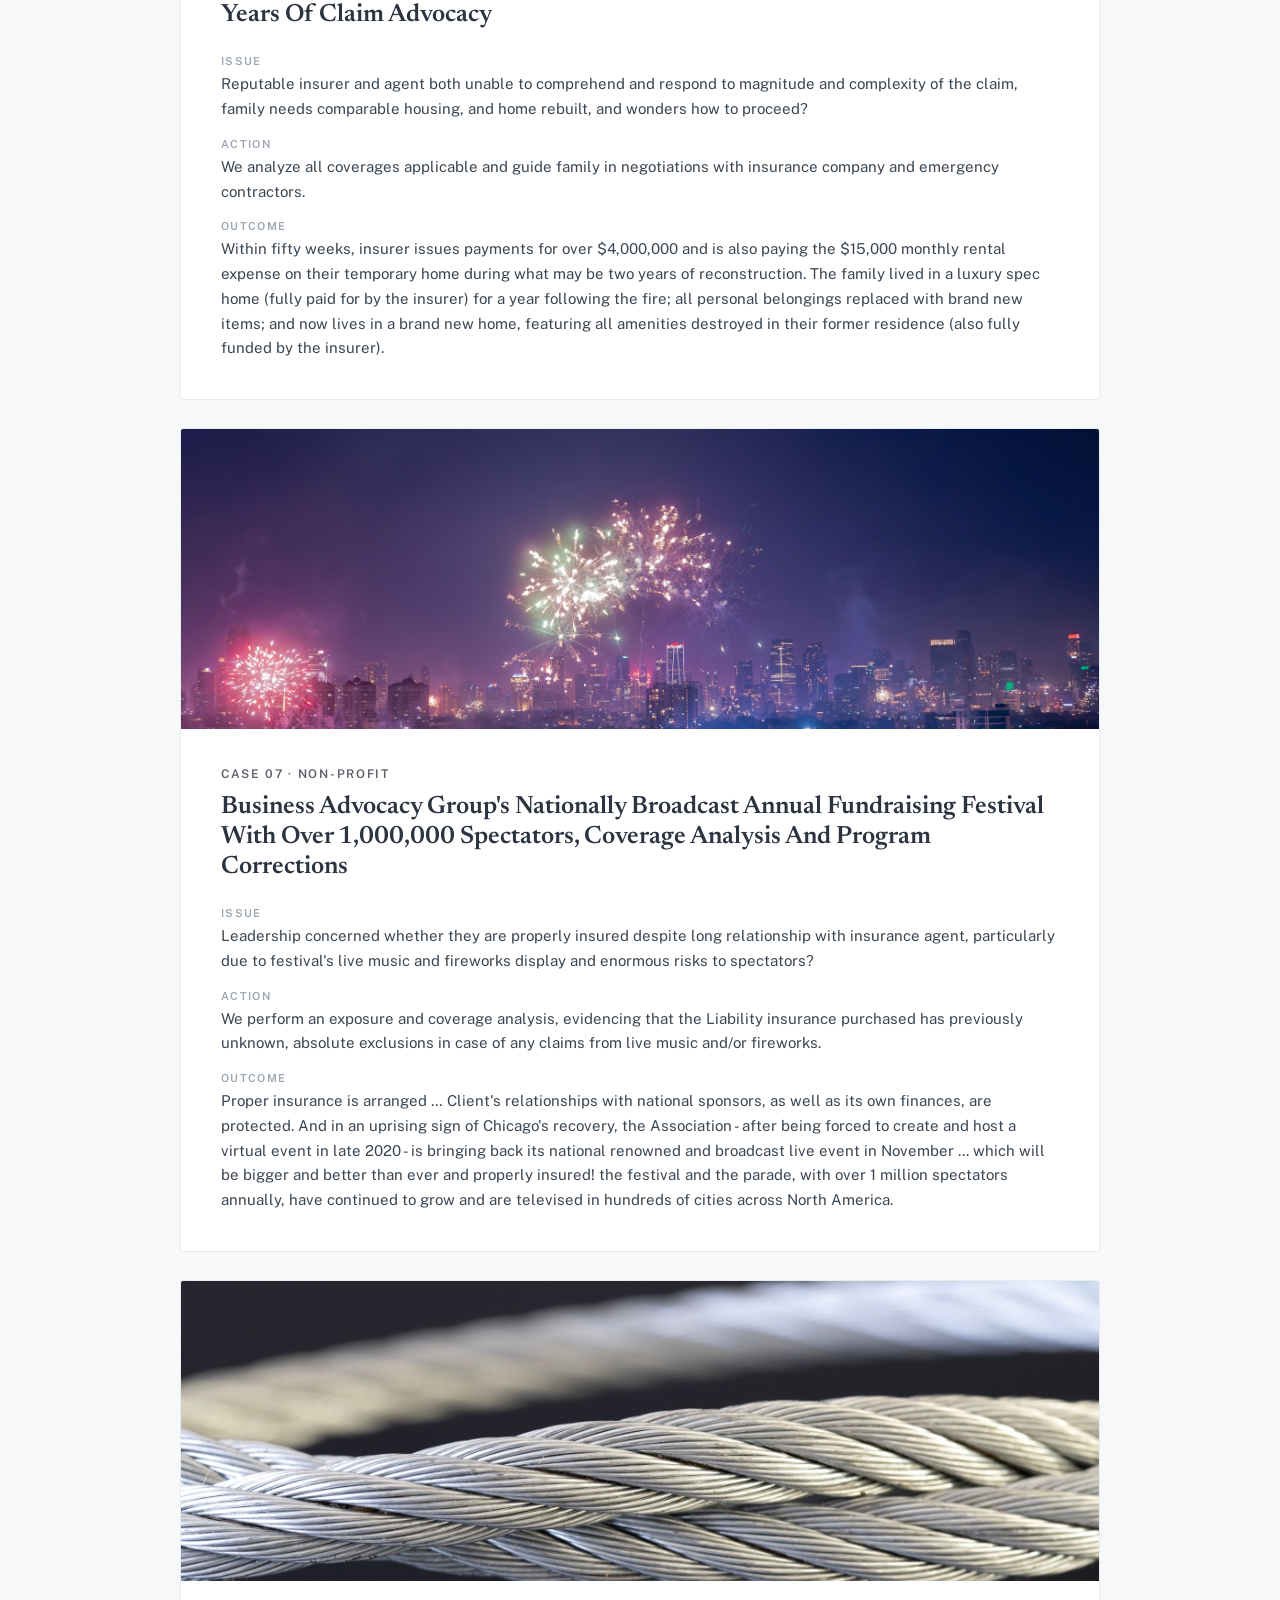
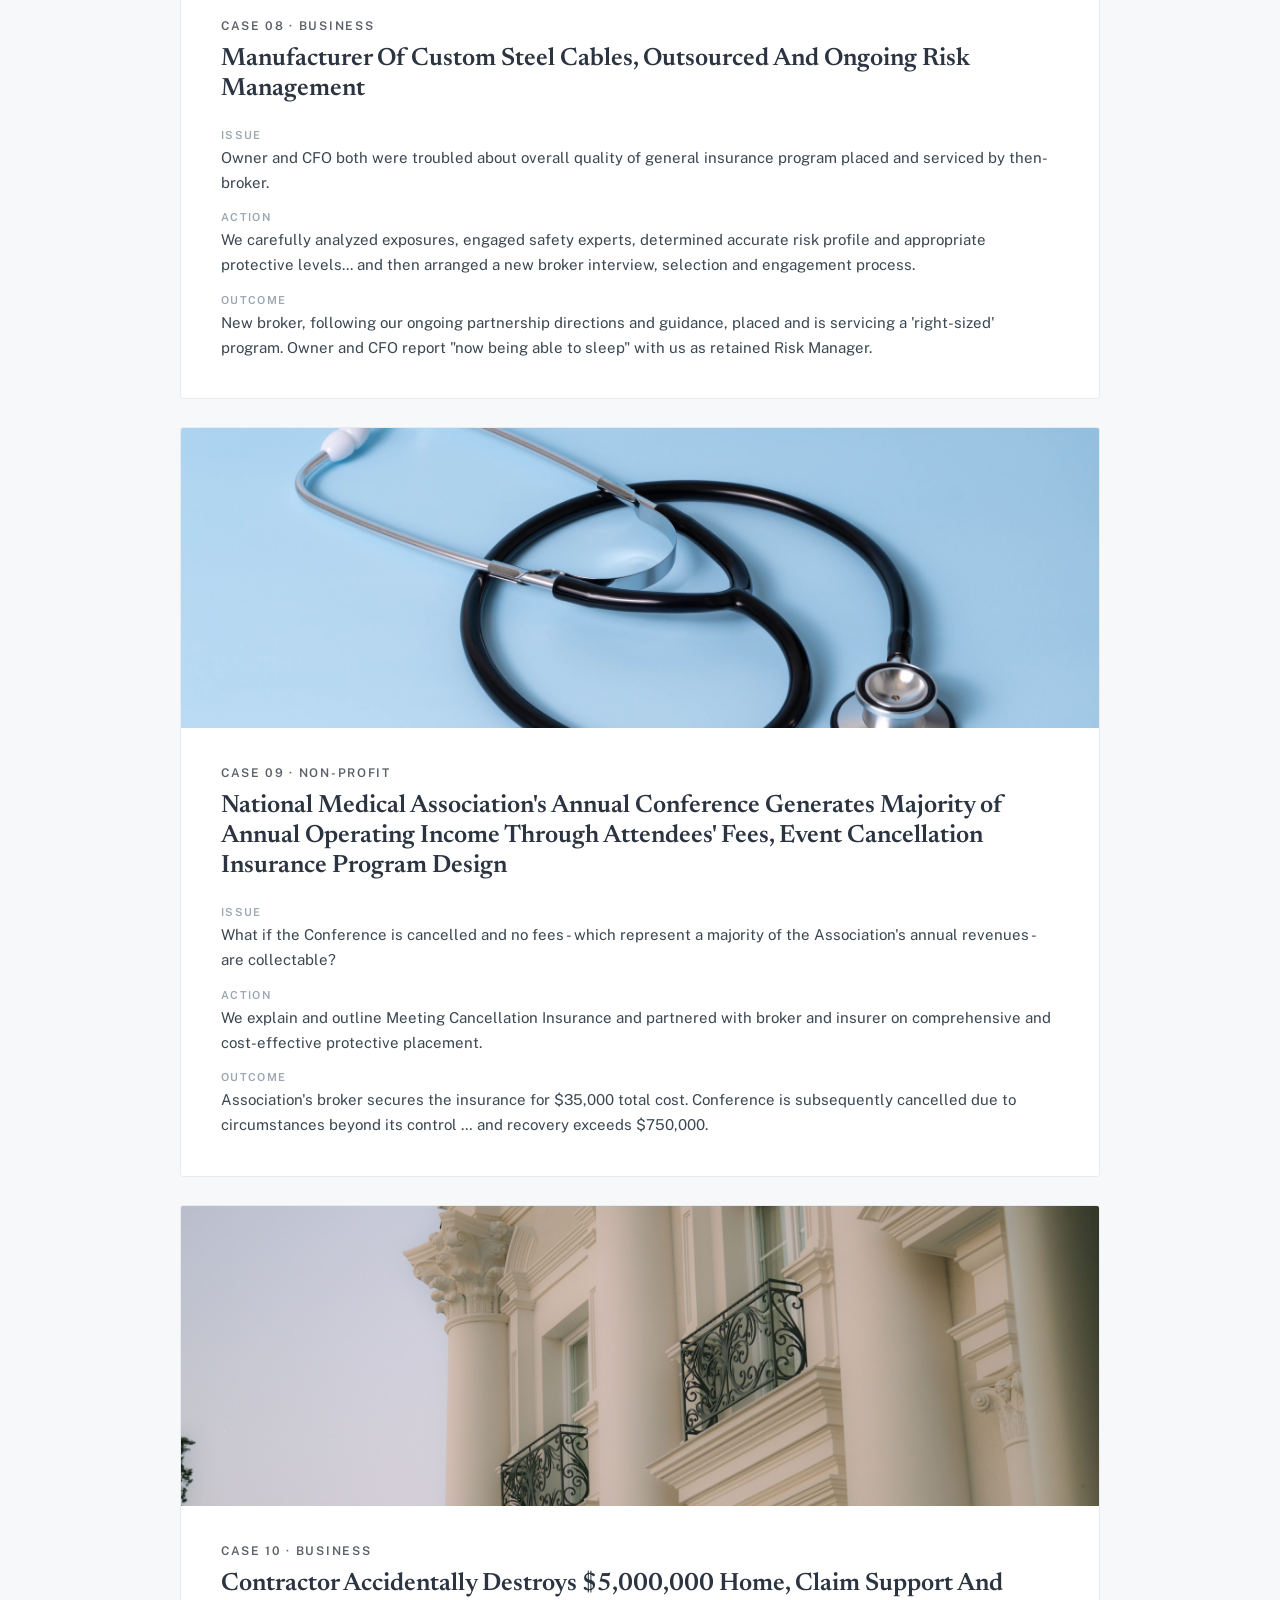
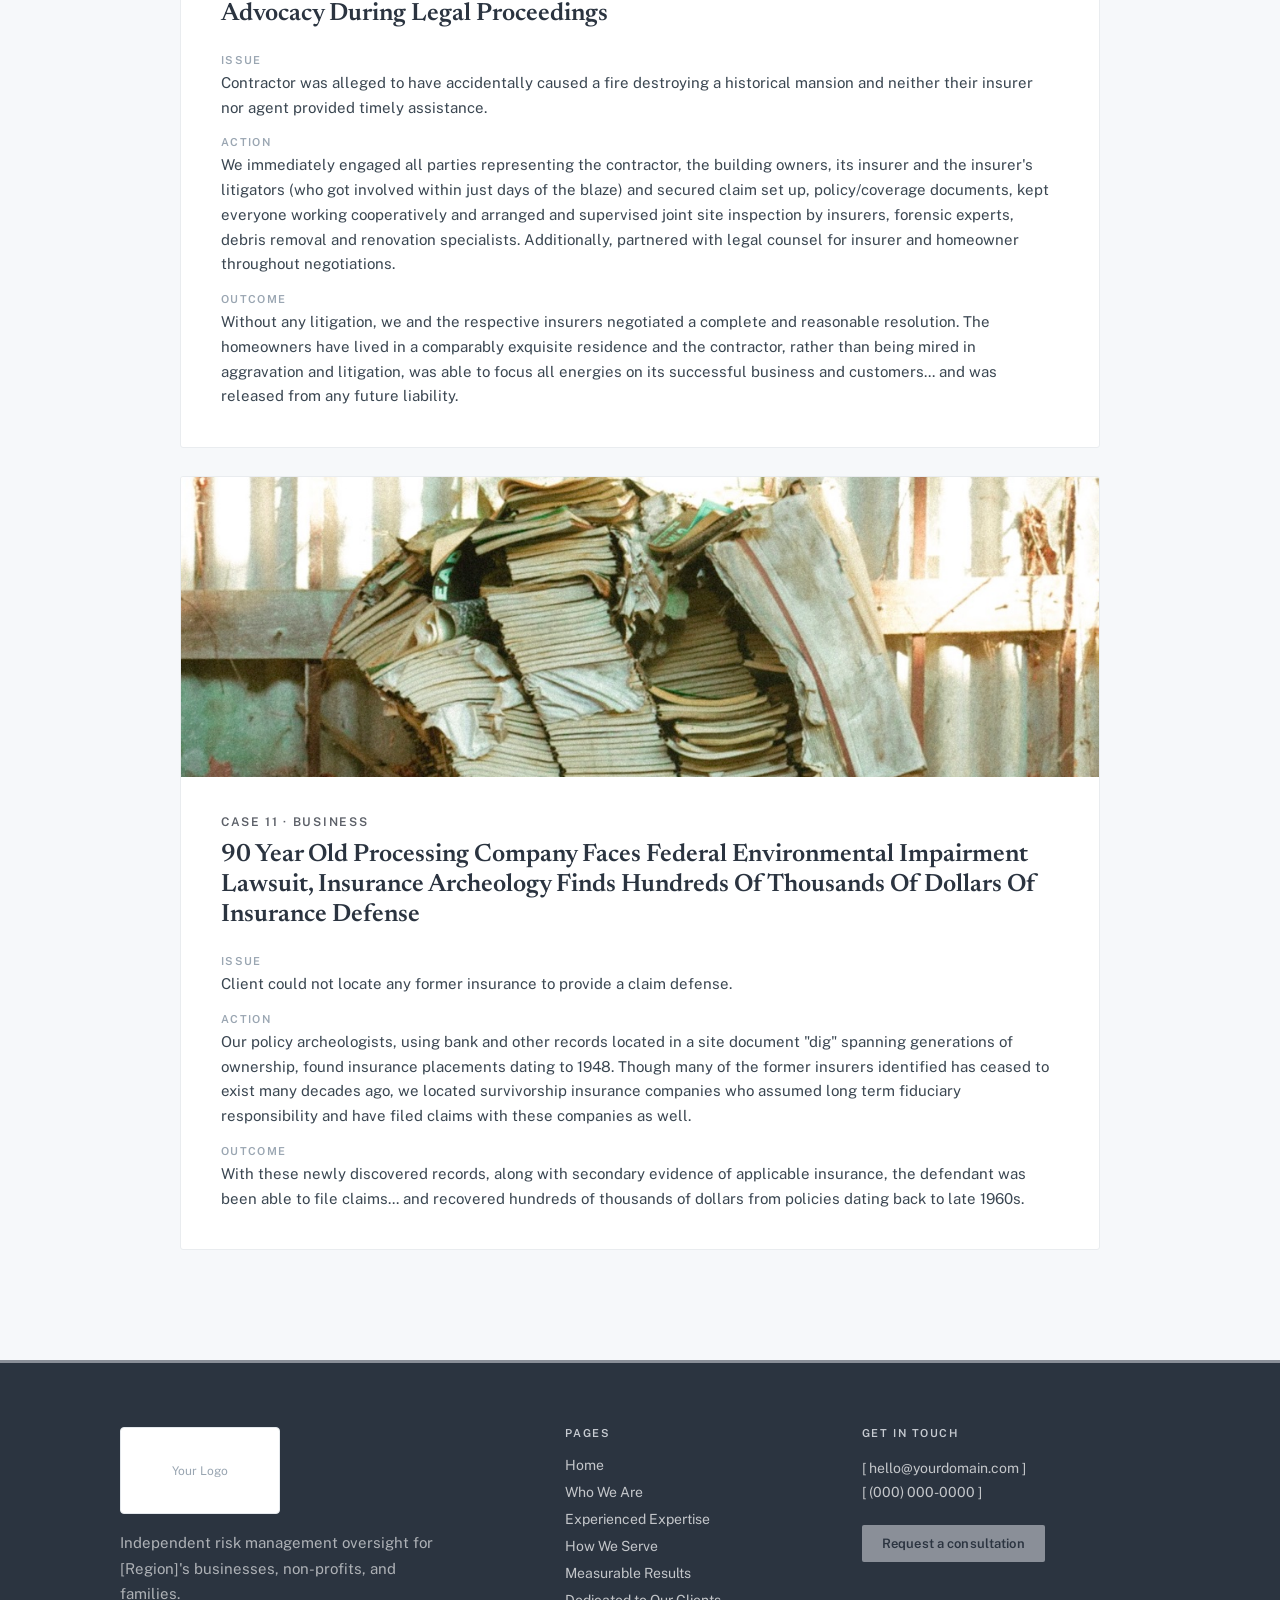
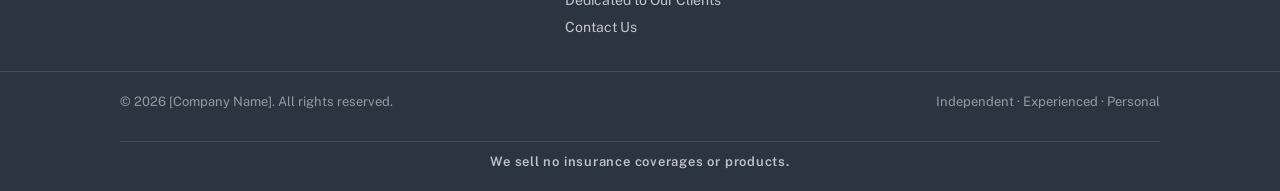
<file: results.html>
<!DOCTYPE html>
<html lang="en">
<head>
  <meta charset="utf-8">
  <meta name="viewport" content="width=device-width, initial-scale=1">
  <title>Measurable Results | [Company Name]</title>
  <meta name="description" content="Real results from [Company Name] engagements: premium savings, gap elimination, and claims advocacy for businesses and families.">
  <link rel="canonical" href="https://yourdomain.com/results.html">
  <meta property="og:title" content="Measurable Results | [Company Name]">
  <meta property="og:description" content="Real results from [Company Name] engagements: premium savings, gap elimination, and claims advocacy.">
  <meta property="og:url" content="https://yourdomain.com/results.html">
  <meta property="og:type" content="website">
  <meta property="og:site_name" content="[Company Name]">
  <meta name="twitter:card" content="summary_large_image">
  <meta name="twitter:title" content="Measurable Results | [Company Name]">
  <meta name="twitter:description" content="Real results from [Company Name] engagements: premium savings, gap elimination, and claims advocacy.">
  <link rel="preconnect" href="https://fonts.googleapis.com">
  <link rel="preconnect" href="https://fonts.gstatic.com" crossorigin>
  <link href="https://fonts.googleapis.com/css2?family=Newsreader:ital,opsz,wght@0,6..72,400;0,6..72,500;0,6..72,600;1,6..72,400;1,6..72,500&family=Public+Sans:wght@400;500;600;700&display=swap" rel="stylesheet">
  <link rel="stylesheet" href="css/variables.css">
  <link rel="stylesheet" href="css/base.css">
  <link rel="stylesheet" href="css/layout.css">
  <link rel="stylesheet" href="css/components.css">
  <link rel="stylesheet" href="css/pages.css">
  <link rel="stylesheet" href="css/responsive.css">
  <script type="application/ld+json">
  {
    "@context": "https://schema.org",
    "@type": "BreadcrumbList",
    "itemListElement": [
      { "@type": "ListItem", "position": 1, "name": "Home", "item": "https://yourdomain.com/" },
      { "@type": "ListItem", "position": 2, "name": "Measurable Results", "item": "https://yourdomain.com/results.html" }
    ]
  }
  </script>
</head>
<body>
  <a href="#main-content" class="skip-nav">Skip to main content</a>

  <div class="page-wrapper">

    <header>
      <nav class="site-nav" aria-label="Main navigation">
        <div class="nav-container">
          <div class="nav-left">
            <a href="index.html" class="logo" aria-label="Home">
              <div class="logo-img placeholder-img" style="width:160px;height:58px">
                <span class="placeholder-img__text">Your Logo</span>
              </div>
            </a>
            <button class="nav-toggle" aria-expanded="false" aria-controls="nav-menu" aria-label="Toggle navigation">
              <span class="nav-toggle-bar"></span>
              <span class="nav-toggle-bar"></span>
              <span class="nav-toggle-bar"></span>
            </button>
            <div class="nav-links" id="nav-menu">
            <a href="who-we-are.html" class="nav-link">Who We Are</a>
            <a href="expertise.html" class="nav-link">Experienced Expertise</a>
            <a href="how-we-serve.html" class="nav-link">How We Serve</a>
            <a href="results.html" class="nav-link active" aria-current="page">Measurable Results</a>
            <a href="testimonials.html" class="nav-link">Dedicated to Our Clients</a>
            <a href="contact.html" class="nav-link nav-link--contact">Contact Us</a>
            </div>
          </div>
          <a href="contact.html" class="btn-cta btn-cta--sm nav-cta">Contact Us</a>
        </div>
      </nav>
    </header>

    <main id="main-content">

      <section class="page-header page-header--with-sub">
        <div class="container">
          <div class="section-label">
            <div class="section-label__line" aria-hidden="true"></div>
            <div class="section-label__text">Measurable results</div>
          </div>
          <h1 class="page-title" style="margin-bottom:20px">Proof, not promises.</h1>
          <p class="page-subtitle" style="max-width:660px">A few representative engagements. Details are anonymized to protect client confidentiality.</p>
        </div>
      </section>

      <section class="results-list">
        <div class="container container--cases">
          <div class="results-list__stack">

            <!-- Case 01 -->
            <div class="case-card">
              <div class="case-outcome">
                <img src="assets/MR1.jpg" alt="Retail shelves stocked with beauty and hair care products" width="1333" height="2000" loading="lazy" class="case-outcome-img">
              </div>
              <div class="case-body">
                <div class="case-label">Case 01 · Business</div>
                <h2 class="case-title">$70,000,000 International Beauty Products Manufacturer And Distributor Discovers Uninsured Claim, Broker Competition And Coverage Overhaul</h2>
                <div class="case-details">
                  <div>
                    <div class="case-detail-label">Issue</div>
                    <p class="case-detail-text">A $70,000,000 international manufacturer and distributor of beauty products unexpectedly learned a large claim against them was outside the scope of their insurance program … on which they had been spending over $820,000. Their out-of-pocket expenses approached $200,000. We were introduced by their corporate attorney, who had other clients we had successfully served.</p>
                  </div>
                  <div>
                    <div class="case-detail-label">Action</div>
                    <p class="case-detail-text">We immediately went to the facility and learned as much as possible about their operations, exposures, insurance (through a 20 year agent relationship) … and their biggest concerns. The agency had become part of a national Private Equity led aggregator. We arranged and executed a transparent brokerage competition - including the incumbent firm - and a new servicing broker was selected by the company.</p>
                  </div>
                  <div>
                    <div class="case-detail-label">Outcome</div>
                    <p class="case-detail-text">Most important, numerous critical coverage gaps were filled through a far more synthesized coverage portfolio assembled by the brokerage team. Additionally, we identified and partnered on the implementation of several impactful loss control measures (vastly improving the risk profile) … and the insurance expense was reduced from $822,000 to $670,000.</p>
                  </div>
                </div>
              </div>
            </div>

            <!-- Case 02 -->
            <div class="case-card">
              <div class="case-outcome">
                <img src="assets/MR2.jpg" alt="Stacked shipping boxes on warehouse pallet racking, representing packaging distribution" width="2000" height="1333" loading="lazy" class="case-outcome-img">
              </div>
              <div class="case-body">
                <div class="case-label">Case 02 · Business</div>
                <h2 class="case-title">National Packaging Manufacturer &amp; Distributor, Broker Evaluation &amp; Competitive Bidding Process</h2>
                <div class="case-details">
                  <div>
                    <div class="case-detail-label">Issue</div>
                    <p class="case-detail-text">CFO and CEO were concerned whether their broker of 20+ years was truly looking out for their growing firm.</p>
                  </div>
                  <div>
                    <div class="case-detail-label">Action</div>
                    <p class="case-detail-text">We designed and orchestrated a thorough process of analyzing the work done over the years to date and identified where improvement opportunities existed. We interviewed the incumbent broker and several challengers, narrowed the field to two, worked closely with both … and a new company earned the business.</p>
                  </div>
                  <div>
                    <div class="case-detail-label">Outcome</div>
                    <p class="case-detail-text">The newly selected broker asked better questions, explored additional exposures for evaluation and presented enhanced coverages for consideration. The new placement enables annual savings exceeding 15% (over $32,000) and, more important, far more secure protection.</p>
                  </div>
                </div>
              </div>
            </div>

            <!-- Case 03 -->
            <div class="case-card">
              <div class="case-outcome">
                <img src="assets/MR3.jpg" alt="Xbox game controller on a desk, representing the video game industry" width="2000" height="1333" loading="lazy" class="case-outcome-img">
              </div>
              <div class="case-body">
                <div class="case-label">Case 03 · Business</div>
                <h2 class="case-title">Video Game Developer Launching New Adventure On XBox, Needed Counsel On Intellectual Property And Liability Protection</h2>
                <div class="case-details">
                  <div>
                    <div class="case-detail-label">Issue</div>
                    <p class="case-detail-text">The new game's nature created perils ranging from threats of defamation to patent infringement to psychological injuries. Additionally, the internationally known platform company imposed extraordinarily broad and deep insurance requirements prior to allowing distribution.</p>
                  </div>
                  <div>
                    <div class="case-detail-label">Action</div>
                    <p class="case-detail-text">We scrutinized all contracts, development documents and the game's content to determine the true scope of risks.  Then, we engaged a specialty insurance agent and designed the coverage specifications and insurance bidding strategy.</p>
                  </div>
                  <div>
                    <div class="case-detail-label">Outcome</div>
                    <p class="case-detail-text">Coverages were placed for the Developer which afforded full a. protection of risks and b. compliance with the distributor's stipulations &hellip; at prices well below those budgeted. The game launched to critical acclaim and achieved financial success.</p>
                  </div>
                </div>
              </div>
            </div>

            <!-- Case 04 -->
            <div class="case-card">
              <div class="case-outcome">
                <img src="assets/MR4.jpg" alt="Child's crayon drawing of an ambulance beside a face mask and colored pens" width="628" height="452" loading="lazy" class="case-outcome-img">
              </div>
              <div class="case-body">
                <div class="case-label">Case 04 · Non-profit</div>
                <h2 class="case-title">World Renowned Children's Hospital Insurance Bidding Process</h2>
                <div class="case-details">
                  <div>
                    <div class="case-detail-label">Issue</div>
                    <p class="case-detail-text">CFO  was initially facing  an annual premium increase  exceeding $70,000 ... despite highly favorable claims experience. The agent stated "it is just the marketplace" and was reluctant to aggressively take the program out for competing bids. Reliant upon Medicaid and private donations (rather than health insurance reimbursements),  the new cost structure proposed was simply unaffordable.</p>
                  </div>
                  <div>
                    <div class="case-detail-label">Action</div>
                    <p class="case-detail-text">We arranged a detailed RFP ...  including specific results desired ... and a new provider stepped in with the same protections at a cost even lower than the prior year.</p>
                  </div>
                  <div>
                    <div class="case-detail-label">Outcome</div>
                    <p class="case-detail-text">Hospital saved over $75,000 (in the midst of the pandemic).</p>
                  </div>
                </div>
              </div>
            </div>

            <!-- Case 05 -->
            <div class="case-card">
              <div class="case-outcome">
                <img src="assets/MR5.jpg" alt="Warehouse pallet racking stocked with boxes" width="1334" height="2000" loading="lazy" class="case-outcome-img">
              </div>
              <div class="case-body">
                <div class="case-label">Case 05 · Business</div>
                <h2 class="case-title">Acquisition Of Frozen Foods Warehouse Due Diligence</h2>
                <div class="case-details">
                  <div>
                    <div class="case-detail-label">Issue</div>
                    <p class="case-detail-text">Private Equity group exploring and then executed acquisition of area's largest - but poorly performing - frozen foods warehouse ... amid plans to add 12 more locations nationally. Our investigation uncovered former insurance placements had close to a $100,000 unnecessary expense.</p>
                  </div>
                  <div>
                    <div class="case-detail-label">Action</div>
                    <p class="case-detail-text">Partnered with client as well as with landlord, lenders, investors and attorneys on all aspects of risk management, lease terms and insurance to assure integral elements were identified, understood and addressed.</p>
                  </div>
                  <div>
                    <div class="case-detail-label">Outcome</div>
                    <p class="case-detail-text">Transaction closed successfully and insurance program was properly placed with appropriate rather than excessive expenses ... and platform now created for planned future expansion to be handled easily and cost-effectively.</p>
                  </div>
                </div>
              </div>
            </div>

            <!-- Case 06 -->
            <div class="case-card">
              <div class="case-outcome">
                <img src="assets/MR6.jpg" alt="House engulfed in fire at night" width="2000" height="1333" loading="lazy" class="case-outcome-img">
              </div>
              <div class="case-body">
                <div class="case-label">Case 06 · Family</div>
                <h2 class="case-title">Homeowners Lose Multi-Million Dollar Residence to Fire, Recovery And Two Years Of Claim Advocacy</h2>
                <div class="case-details">
                  <div>
                    <div class="case-detail-label">Issue</div>
                    <p class="case-detail-text">Reputable insurer and agent both unable to comprehend and respond to magnitude and complexity of the claim, family needs comparable housing, and home rebuilt, and wonders how to proceed?</p>
                  </div>
                  <div>
                    <div class="case-detail-label">Action</div>
                    <p class="case-detail-text">We analyze all coverages applicable and guide family in negotiations with insurance company and emergency contractors.</p>
                  </div>
                  <div>
                    <div class="case-detail-label">Outcome</div>
                    <p class="case-detail-text">Within fifty weeks, insurer issues payments for over $4,000,000 and is also paying the $15,000 monthly rental expense on their temporary home during what may be two years of reconstruction. The family lived in a luxury spec home (fully paid for by the insurer) for a year following the fire; all personal belongings replaced with brand new items; and now lives in a brand new home, featuring all amenities destroyed in their former residence (also fully funded by the insurer).</p>
                  </div>
                </div>
              </div>
            </div>

            <!-- Case 07 -->
            <div class="case-card">
              <div class="case-outcome">
                <img src="assets/MR7.jpg" alt="Fireworks display over a city skyline" width="2000" height="1330" loading="lazy" class="case-outcome-img">
              </div>
              <div class="case-body">
                <div class="case-label">Case 07 · Non-profit</div>
                <h2 class="case-title">Business Advocacy Group's Nationally Broadcast Annual Fundraising Festival With Over 1,000,000 Spectators, Coverage Analysis And Program Corrections</h2>
                <div class="case-details">
                  <div>
                    <div class="case-detail-label">Issue</div>
                    <p class="case-detail-text">Leadership concerned whether they are properly insured despite long relationship with insurance agent, particularly due to festival's live music and fireworks display and enormous risks to spectators?</p>
                  </div>
                  <div>
                    <div class="case-detail-label">Action</div>
                    <p class="case-detail-text">We perform an exposure and coverage analysis, evidencing that the Liability insurance purchased has previously unknown, absolute exclusions in case of any claims from live music and/or fireworks.</p>
                  </div>
                  <div>
                    <div class="case-detail-label">Outcome</div>
                    <p class="case-detail-text">Proper insurance is arranged &hellip; Client's relationships with national sponsors, as well as its own finances, are protected. And in an uprising sign of Chicago's recovery, the Association - after being forced to create and host a virtual event in late 2020 - is bringing back its national renowned and broadcast live event in November ... which will be bigger and better than ever and properly insured! the festival and the parade, with over 1 million spectators annually, have continued to grow and are televised in hundreds of cities across North America.</p>
                  </div>
                </div>
              </div>
            </div>

            <!-- Case 08 -->
            <div class="case-card">
              <div class="case-outcome">
                <img src="assets/MR8.jpg" alt="Close-up of braided steel cable" width="2000" height="1333" loading="lazy" class="case-outcome-img">
              </div>
              <div class="case-body">
                <div class="case-label">Case 08 · Business</div>
                <h2 class="case-title">Manufacturer Of Custom Steel Cables, Outsourced And Ongoing Risk Management</h2>
                <div class="case-details">
                  <div>
                    <div class="case-detail-label">Issue</div>
                    <p class="case-detail-text">Owner and CFO both were troubled about overall quality of general insurance program placed and serviced by then-broker.</p>
                  </div>
                  <div>
                    <div class="case-detail-label">Action</div>
                    <p class="case-detail-text">We carefully analyzed exposures, engaged safety experts, determined accurate risk profile and appropriate protective levels... and then arranged a new broker interview, selection and engagement process.</p>
                  </div>
                  <div>
                    <div class="case-detail-label">Outcome</div>
                    <p class="case-detail-text">New broker, following our ongoing partnership directions and guidance, placed and is servicing a 'right-sized' program. Owner and CFO report "now being able to sleep" with us as retained Risk Manager.</p>
                  </div>
                </div>
              </div>
            </div>

            <!-- Case 09 -->
            <div class="case-card">
              <div class="case-outcome">
                <img src="assets/MR9.jpg" alt="Stethoscope on a light blue background" width="2000" height="1333" loading="lazy" class="case-outcome-img">
              </div>
              <div class="case-body">
                <div class="case-label">Case 09 · Non-profit</div>
                <h2 class="case-title">National Medical Association's Annual Conference Generates Majority of Annual Operating Income Through Attendees' Fees, Event Cancellation Insurance Program Design</h2>
                <div class="case-details">
                  <div>
                    <div class="case-detail-label">Issue</div>
                    <p class="case-detail-text">What if the Conference is cancelled and no fees - which represent a majority of the Association's annual revenues - are collectable?</p>
                  </div>
                  <div>
                    <div class="case-detail-label">Action</div>
                    <p class="case-detail-text">We explain and outline Meeting Cancellation Insurance and partnered with broker and insurer on comprehensive and cost-effective protective placement.</p>
                  </div>
                  <div>
                    <div class="case-detail-label">Outcome</div>
                    <p class="case-detail-text">Association's broker secures the insurance for $35,000 total cost. Conference is subsequently cancelled due to circumstances beyond its control &hellip; and recovery exceeds $750,000.</p>
                  </div>
                </div>
              </div>
            </div>

            <!-- Case 10 -->
            <div class="case-card">
              <div class="case-outcome">
                <img src="assets/MR10.jpg" alt="Classical column facade of a stately historical home" width="2000" height="1333" loading="lazy" class="case-outcome-img">
              </div>
              <div class="case-body">
                <div class="case-label">Case 10 · Business</div>
                <h2 class="case-title">Contractor Accidentally Destroys $5,000,000 Home, Claim Support And Advocacy During Legal Proceedings</h2>
                <div class="case-details">
                  <div>
                    <div class="case-detail-label">Issue</div>
                    <p class="case-detail-text">Contractor was alleged to have accidentally caused a fire destroying a historical mansion and neither their insurer nor agent provided timely assistance.</p>
                  </div>
                  <div>
                    <div class="case-detail-label">Action</div>
                    <p class="case-detail-text">We immediately engaged all parties representing the contractor, the building owners, its insurer and the insurer's litigators (who got involved within just days of the blaze) and secured claim set up, policy/coverage documents, kept everyone working cooperatively and arranged and supervised joint site inspection by insurers, forensic experts, debris removal and renovation specialists. Additionally, partnered with legal counsel for insurer and homeowner throughout negotiations.</p>
                  </div>
                  <div>
                    <div class="case-detail-label">Outcome</div>
                    <p class="case-detail-text">Without any litigation, we and the respective insurers negotiated a complete and reasonable resolution. The homeowners have lived in a comparably exquisite residence and the contractor, rather than being mired in aggravation and litigation, was able to  focus all energies on its successful business and customers... and was released from any future liability.</p>
                  </div>
                </div>
              </div>
            </div>

            <!-- Case 11 -->
            <div class="case-card">
              <div class="case-outcome">
                <img src="assets/MR11.jpg" alt="Stack of weathered old ledgers and documents in a dilapidated storage building" width="1112" height="624" loading="lazy" class="case-outcome-img">
              </div>
              <div class="case-body">
                <div class="case-label">Case 11 · Business</div>
                <h2 class="case-title">90 Year Old Processing Company Faces Federal Environmental Impairment Lawsuit, Insurance Archeology Finds Hundreds Of Thousands Of Dollars Of Insurance Defense</h2>
                <div class="case-details">
                  <div>
                    <div class="case-detail-label">Issue</div>
                    <p class="case-detail-text">Client could not locate any former insurance to provide a claim defense.</p>
                  </div>
                  <div>
                    <div class="case-detail-label">Action</div>
                    <p class="case-detail-text">Our policy archeologists, using bank and other records located in a site document "dig" spanning generations of ownership, found insurance placements dating to 1948. Though many of the former insurers identified has ceased to exist many decades ago, we located survivorship insurance companies who assumed long term fiduciary responsibility and have filed claims with these companies as well.</p>
                  </div>
                  <div>
                    <div class="case-detail-label">Outcome</div>
                    <p class="case-detail-text">With these newly discovered records, along with secondary evidence of applicable insurance, the defendant was been able to file claims... and recovered hundreds of thousands of dollars from policies dating back to late 1960s.</p>
                  </div>
                </div>
              </div>
            </div>

          </div>
        </div>
      </section>

    </main>

    <footer class="site-footer">
      <div class="footer-grid">
        <div>
          <div class="footer-logo">
            <div class="logo-img placeholder-img" style="width:160px;height:87px">
              <span class="placeholder-img__text">Your Logo</span>
            </div>
          </div>
          <p class="footer-desc">Independent risk management oversight for [Region]'s businesses, non-profits, and families.</p>
        </div>
        <nav aria-label="Footer navigation">
          <div class="footer-heading">Pages</div>
          <div class="footer-links">
            <a href="index.html" class="footer-link">Home</a>
            <a href="who-we-are.html" class="footer-link">Who We Are</a>
            <a href="expertise.html" class="footer-link">Experienced Expertise</a>
            <a href="how-we-serve.html" class="footer-link">How We Serve</a>
            <a href="results.html" class="footer-link">Measurable Results</a>
            <a href="testimonials.html" class="footer-link">Dedicated to Our Clients</a>
            <a href="contact.html" class="footer-link">Contact Us</a>
          </div>
        </nav>
        <div>
          <div class="footer-heading">Get in touch</div>
          <div class="footer-contact-text">[ hello@yourdomain.com ]<br>[ (000) 000-0000 ]</div>
          <a href="contact.html" class="btn-cta btn-cta--sm" style="margin-top:20px">Request a consultation</a>
        </div>
      </div>
      <div class="footer-bottom">
        <div class="footer-bottom-inner">
          <div class="footer-copy">&copy; 2026 [Company Name]. All rights reserved.</div>
          <div class="footer-copy">Independent · Experienced · Personal</div>
          <div style="flex-basis:100%;text-align:center;margin-top:12px;padding-top:12px;border-top:1px solid rgba(255,255,255,.12)"><div style="font:600 13px var(--cr-font-sans);letter-spacing:.06em;color:rgba(255,255,255,.7)">We sell no insurance coverages or products.</div></div>
        </div>
      </div>
    </footer>

  </div>

  <script src="js/main.js"></script>
</body>
</html>
</file>
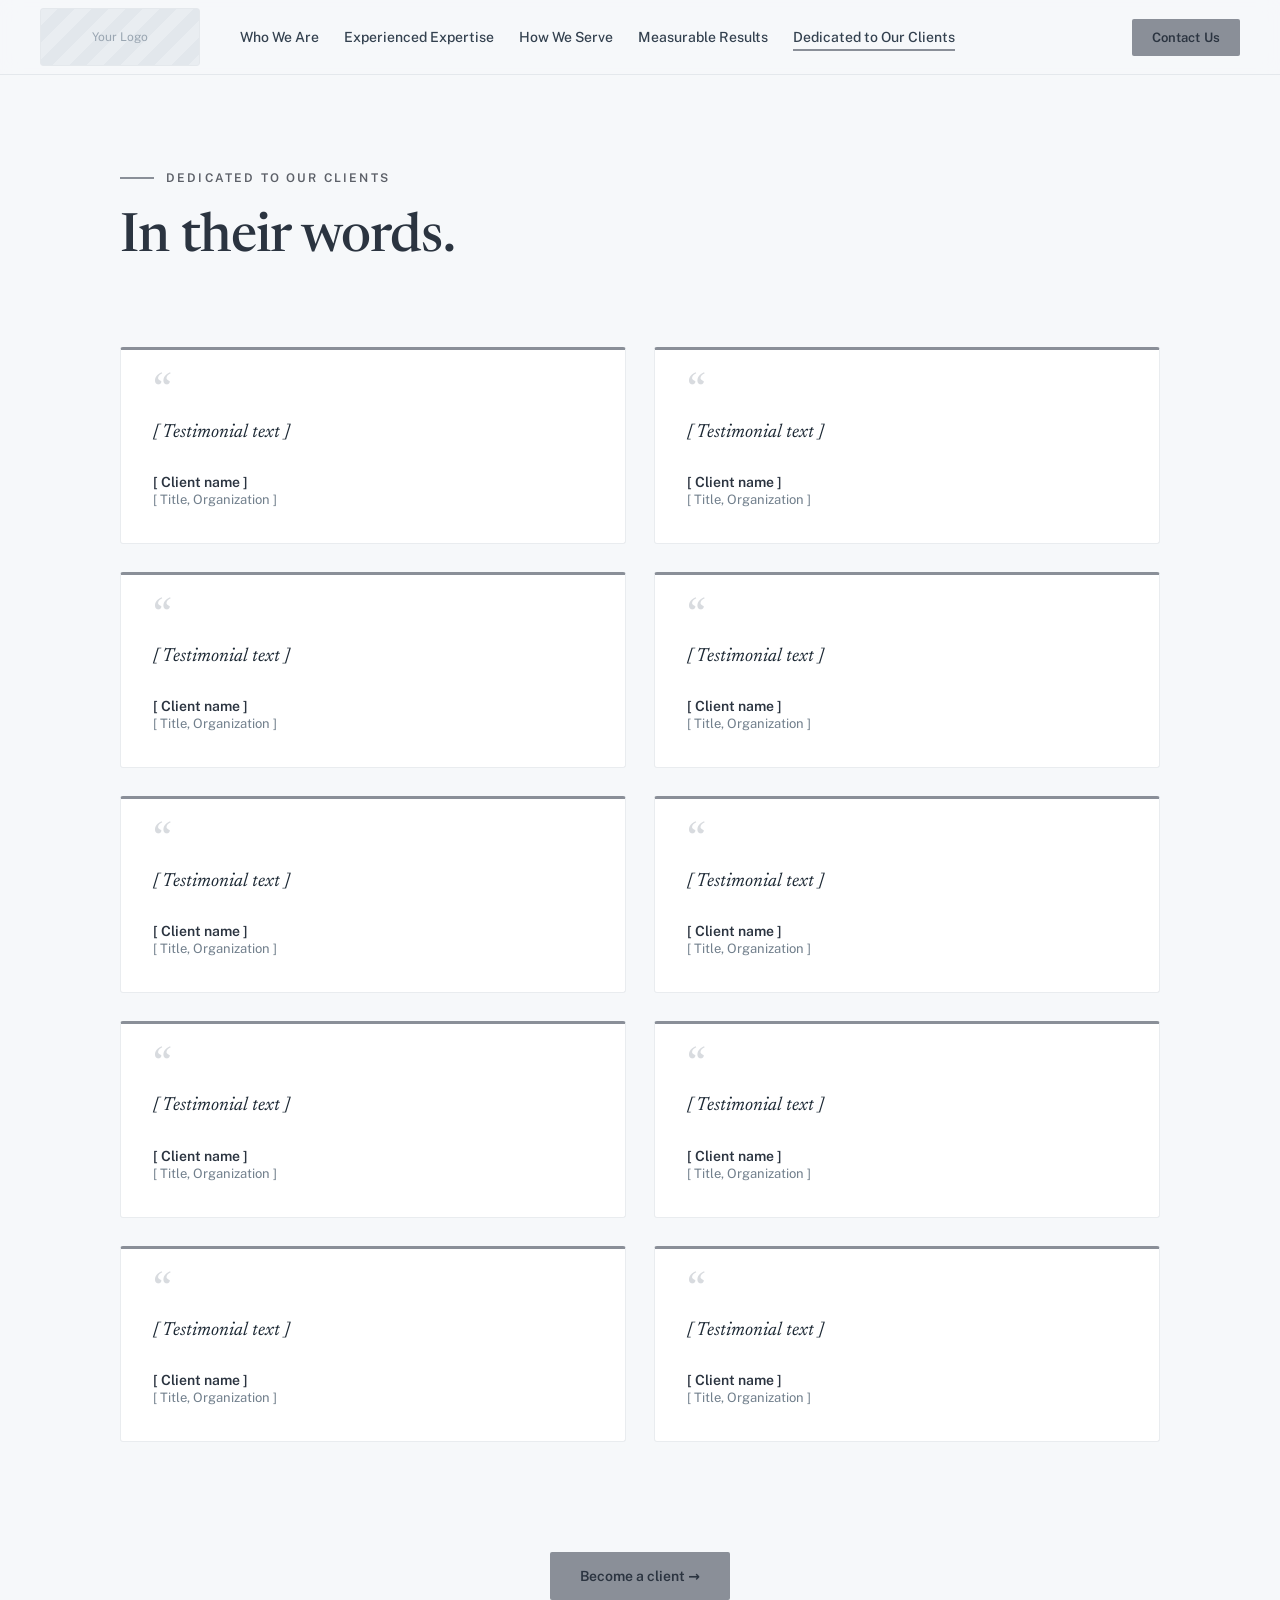
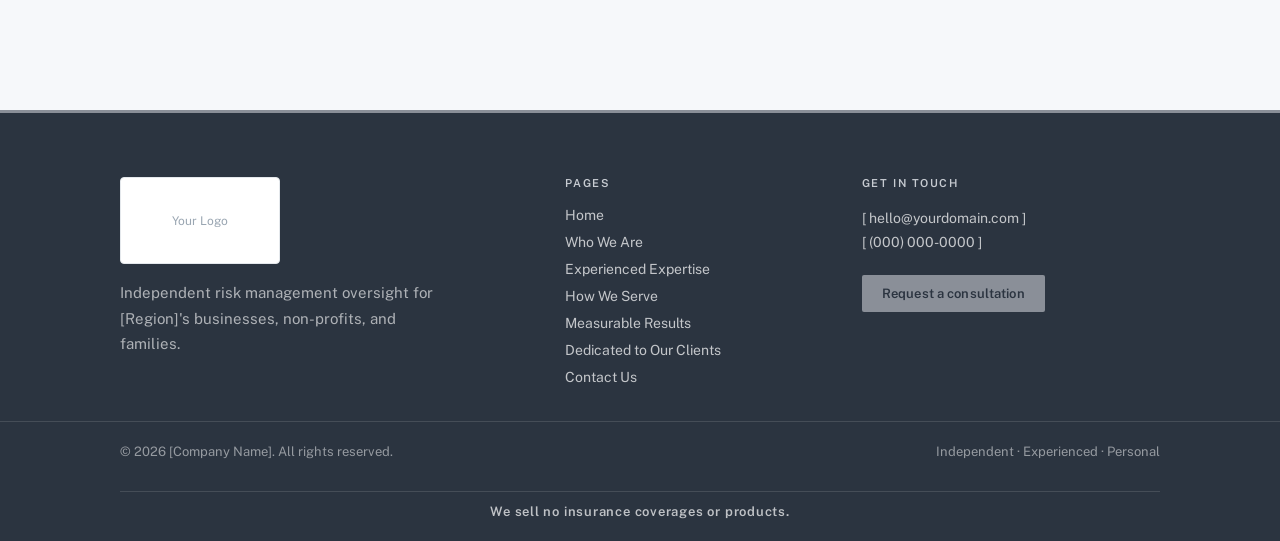
<file: testimonials.html>
<!DOCTYPE html>
<html lang="en">
<head>
  <meta charset="utf-8">
  <meta name="viewport" content="width=device-width, initial-scale=1">
  <title>Client Testimonials | [Company Name]</title>
  <meta name="description" content="Hear from [Company Name] clients about their experience with independent risk management oversight.">
  <link rel="canonical" href="https://yourdomain.com/testimonials.html">
  <meta property="og:title" content="Client Testimonials | [Company Name]">
  <meta property="og:description" content="Hear from [Company Name] clients about their experience with independent risk management oversight.">
  <meta property="og:url" content="https://yourdomain.com/testimonials.html">
  <meta property="og:type" content="website">
  <meta property="og:site_name" content="[Company Name]">
  <meta name="twitter:card" content="summary_large_image">
  <meta name="twitter:title" content="Client Testimonials | [Company Name]">
  <meta name="twitter:description" content="Hear from [Company Name] clients about their experience with independent risk management oversight.">
  <link rel="preconnect" href="https://fonts.googleapis.com">
  <link rel="preconnect" href="https://fonts.gstatic.com" crossorigin>
  <link href="https://fonts.googleapis.com/css2?family=Newsreader:ital,opsz,wght@0,6..72,400;0,6..72,500;0,6..72,600;1,6..72,400;1,6..72,500&family=Public+Sans:wght@400;500;600;700&display=swap" rel="stylesheet">
  <link rel="stylesheet" href="css/variables.css">
  <link rel="stylesheet" href="css/base.css">
  <link rel="stylesheet" href="css/layout.css">
  <link rel="stylesheet" href="css/components.css">
  <link rel="stylesheet" href="css/pages.css">
  <link rel="stylesheet" href="css/responsive.css">
  <script type="application/ld+json">
  {
    "@context": "https://schema.org",
    "@type": "BreadcrumbList",
    "itemListElement": [
      { "@type": "ListItem", "position": 1, "name": "Home", "item": "https://yourdomain.com/" },
      { "@type": "ListItem", "position": 2, "name": "Testimonials", "item": "https://yourdomain.com/testimonials.html" }
    ]
  }
  </script>
</head>
<body>
  <a href="#main-content" class="skip-nav">Skip to main content</a>

  <div class="page-wrapper">

    <header>
      <nav class="site-nav" aria-label="Main navigation">
        <div class="nav-container">
          <div class="nav-left">
            <a href="index.html" class="logo" aria-label="Home">
              <div class="logo-img placeholder-img" style="width:160px;height:58px">
                <span class="placeholder-img__text">Your Logo</span>
              </div>
            </a>
            <button class="nav-toggle" aria-expanded="false" aria-controls="nav-menu" aria-label="Toggle navigation">
              <span class="nav-toggle-bar"></span>
              <span class="nav-toggle-bar"></span>
              <span class="nav-toggle-bar"></span>
            </button>
            <div class="nav-links" id="nav-menu">
            <a href="who-we-are.html" class="nav-link">Who We Are</a>
            <a href="expertise.html" class="nav-link">Experienced Expertise</a>
            <a href="how-we-serve.html" class="nav-link">How We Serve</a>
            <a href="results.html" class="nav-link">Measurable Results</a>
            <a href="testimonials.html" class="nav-link active" aria-current="page">Dedicated to Our Clients</a>
            <a href="contact.html" class="nav-link nav-link--contact">Contact Us</a>
            </div>
          </div>
          <a href="contact.html" class="btn-cta btn-cta--sm nav-cta">Contact Us</a>
        </div>
      </nav>
    </header>

    <main id="main-content">

      <section class="page-header">
        <div class="container">
          <div class="section-label">
            <div class="section-label__line" aria-hidden="true"></div>
            <div class="section-label__text">Dedicated to our clients</div>
          </div>
          <h1 class="page-title">In their words.</h1>
        </div>
      </section>

      <section class="testimonials-grid">
        <div class="container">
          <div class="testimonials-grid__inner">
            <div class="testimonial-card">
              <div class="testimonial-quote-mark" aria-hidden="true">&ldquo;</div>
              <p class="testimonial-text">[ Testimonial text ]</p>
              <div class="testimonial-author">
                <div>
                  <div class="testimonial-name">[ Client name ]</div>
                  <div class="testimonial-title">[ Title, Organization ]</div>
                </div>
              </div>
            </div>
            <div class="testimonial-card">
              <div class="testimonial-quote-mark" aria-hidden="true">&ldquo;</div>
              <p class="testimonial-text">[ Testimonial text ]</p>
              <div class="testimonial-author">
                <div>
                  <div class="testimonial-name">[ Client name ]</div>
                  <div class="testimonial-title">[ Title, Organization ]</div>
                </div>
              </div>
            </div>
            <div class="testimonial-card">
              <div class="testimonial-quote-mark" aria-hidden="true">&ldquo;</div>
              <p class="testimonial-text">[ Testimonial text ]</p>
              <div class="testimonial-author">
                <div>
                  <div class="testimonial-name">[ Client name ]</div>
                  <div class="testimonial-title">[ Title, Organization ]</div>
                </div>
              </div>
            </div>
            <div class="testimonial-card">
              <div class="testimonial-quote-mark" aria-hidden="true">&ldquo;</div>
              <p class="testimonial-text">[ Testimonial text ]</p>
              <div class="testimonial-author">
                <div>
                  <div class="testimonial-name">[ Client name ]</div>
                  <div class="testimonial-title">[ Title, Organization ]</div>
                </div>
              </div>
            </div>
            <div class="testimonial-card">
              <div class="testimonial-quote-mark" aria-hidden="true">&ldquo;</div>
              <p class="testimonial-text">[ Testimonial text ]</p>
              <div class="testimonial-author">
                <div>
                  <div class="testimonial-name">[ Client name ]</div>
                  <div class="testimonial-title">[ Title, Organization ]</div>
                </div>
              </div>
            </div>
            <div class="testimonial-card">
              <div class="testimonial-quote-mark" aria-hidden="true">&ldquo;</div>
              <p class="testimonial-text">[ Testimonial text ]</p>
              <div class="testimonial-author">
                <div>
                  <div class="testimonial-name">[ Client name ]</div>
                  <div class="testimonial-title">[ Title, Organization ]</div>
                </div>
              </div>
            </div>
            <div class="testimonial-card">
              <div class="testimonial-quote-mark" aria-hidden="true">&ldquo;</div>
              <p class="testimonial-text">[ Testimonial text ]</p>
              <div class="testimonial-author">
                <div>
                  <div class="testimonial-name">[ Client name ]</div>
                  <div class="testimonial-title">[ Title, Organization ]</div>
                </div>
              </div>
            </div>
            <div class="testimonial-card">
              <div class="testimonial-quote-mark" aria-hidden="true">&ldquo;</div>
              <p class="testimonial-text">[ Testimonial text ]</p>
              <div class="testimonial-author">
                <div>
                  <div class="testimonial-name">[ Client name ]</div>
                  <div class="testimonial-title">[ Title, Organization ]</div>
                </div>
              </div>
            </div>
            <div class="testimonial-card">
              <div class="testimonial-quote-mark" aria-hidden="true">&ldquo;</div>
              <p class="testimonial-text">[ Testimonial text ]</p>
              <div class="testimonial-author">
                <div>
                  <div class="testimonial-name">[ Client name ]</div>
                  <div class="testimonial-title">[ Title, Organization ]</div>
                </div>
              </div>
            </div>
            <div class="testimonial-card">
              <div class="testimonial-quote-mark" aria-hidden="true">&ldquo;</div>
              <p class="testimonial-text">[ Testimonial text ]</p>
              <div class="testimonial-author">
                <div>
                  <div class="testimonial-name">[ Client name ]</div>
                  <div class="testimonial-title">[ Title, Organization ]</div>
                </div>
              </div>
            </div>
          </div>
        </div>
      </section>

      <section class="testimonials-cta">
        <a href="contact.html" class="btn-cta">Become a client →</a>
      </section>

    </main>

    <footer class="site-footer">
      <div class="footer-grid">
        <div>
          <div class="footer-logo">
            <div class="logo-img placeholder-img" style="width:160px;height:87px">
              <span class="placeholder-img__text">Your Logo</span>
            </div>
          </div>
          <p class="footer-desc">Independent risk management oversight for [Region]'s businesses, non-profits, and families.</p>
        </div>
        <nav aria-label="Footer navigation">
          <div class="footer-heading">Pages</div>
          <div class="footer-links">
            <a href="index.html" class="footer-link">Home</a>
            <a href="who-we-are.html" class="footer-link">Who We Are</a>
            <a href="expertise.html" class="footer-link">Experienced Expertise</a>
            <a href="how-we-serve.html" class="footer-link">How We Serve</a>
            <a href="results.html" class="footer-link">Measurable Results</a>
            <a href="testimonials.html" class="footer-link">Dedicated to Our Clients</a>
            <a href="contact.html" class="footer-link">Contact Us</a>
          </div>
        </nav>
        <div>
          <div class="footer-heading">Get in touch</div>
          <div class="footer-contact-text">[ hello@yourdomain.com ]<br>[ (000) 000-0000 ]</div>
          <a href="contact.html" class="btn-cta btn-cta--sm" style="margin-top:20px">Request a consultation</a>
        </div>
      </div>
      <div class="footer-bottom">
        <div class="footer-bottom-inner">
          <div class="footer-copy">&copy; 2026 [Company Name]. All rights reserved.</div>
          <div class="footer-copy">Independent · Experienced · Personal</div>
          <div style="flex-basis:100%;text-align:center;margin-top:12px;padding-top:12px;border-top:1px solid rgba(255,255,255,.12)"><div style="font:600 13px var(--cr-font-sans);letter-spacing:.06em;color:rgba(255,255,255,.7)">We sell no insurance coverages or products.</div></div>
        </div>
      </div>
    </footer>

  </div>

  <script src="js/main.js"></script>
</body>
</html>
</file>
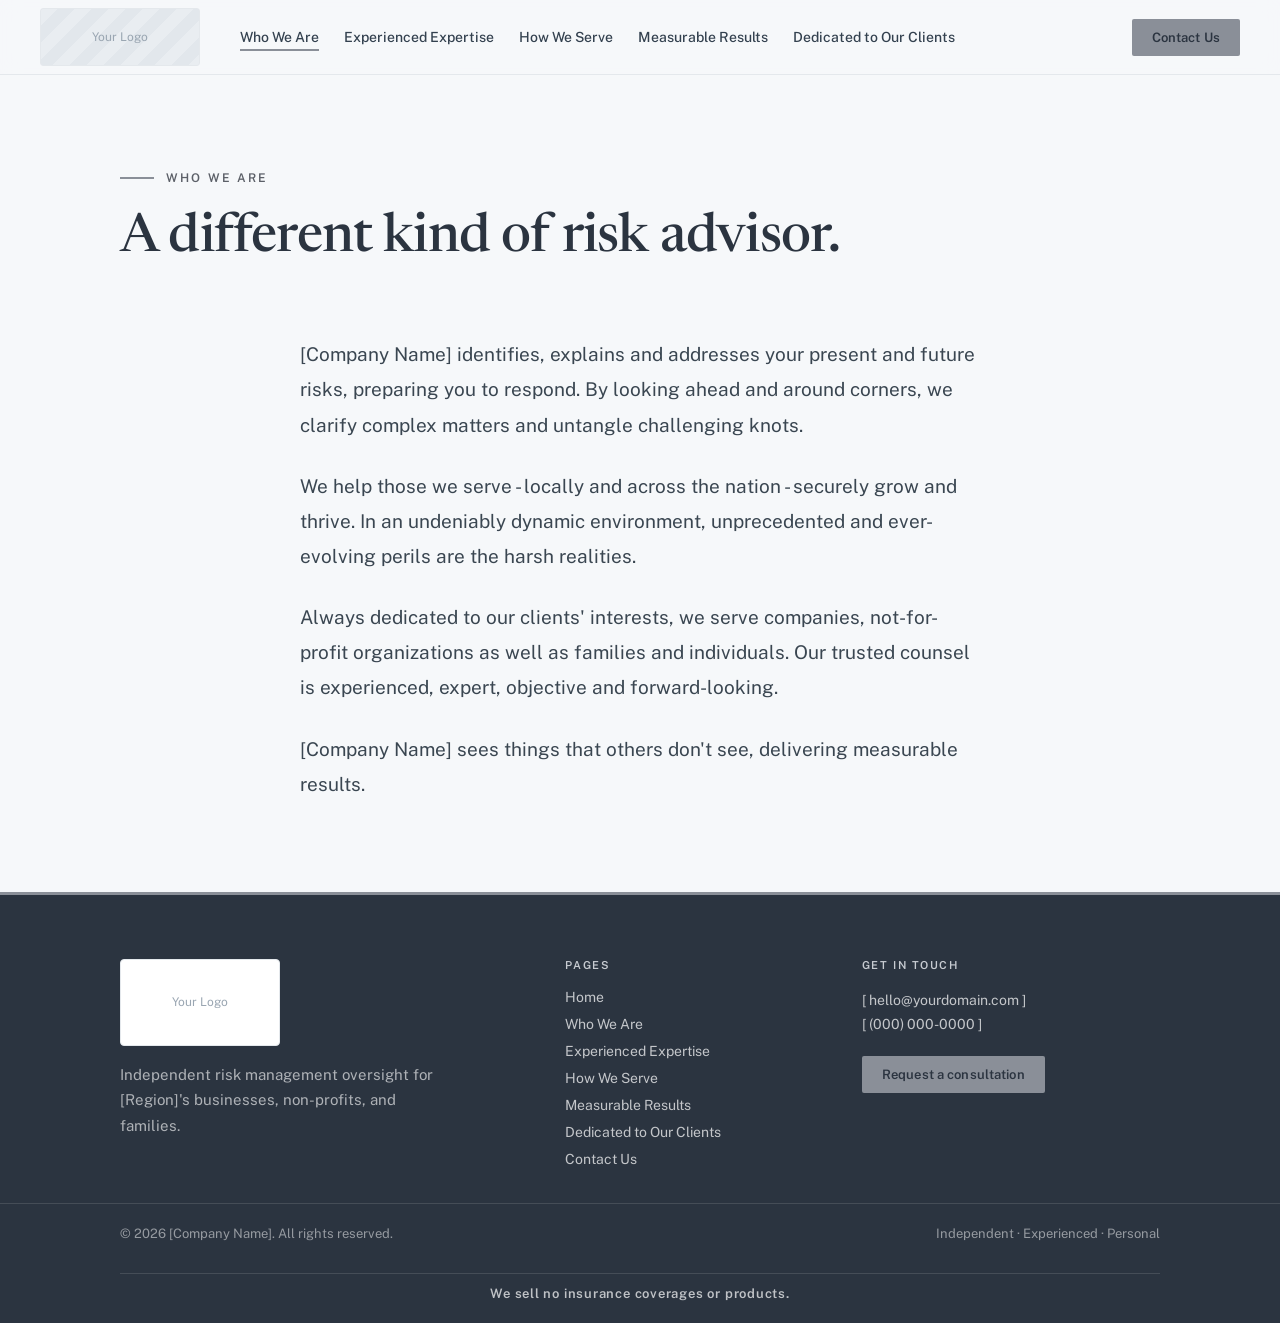
<file: who-we-are.html>
<!DOCTYPE html>
<html lang="en">
<head>
  <meta charset="utf-8">
  <meta name="viewport" content="width=device-width, initial-scale=1">
  <title>Who We Are | [Company Name]</title>
  <meta name="description" content="[Company Name] is an independent risk management advisory in [Region]. We sit on your side of the table, free of commissions and carrier quotas.">
  <link rel="canonical" href="https://yourdomain.com/who-we-are.html">
  <meta property="og:title" content="Who We Are | [Company Name]">
  <meta property="og:description" content="An independent risk management advisory built on a simple conviction: every organization and family deserves an expert whose only loyalty is to them.">
  <meta property="og:url" content="https://yourdomain.com/who-we-are.html">
  <meta property="og:type" content="website">
  <meta property="og:site_name" content="[Company Name]">
  <meta name="twitter:card" content="summary_large_image">
  <meta name="twitter:title" content="Who We Are | [Company Name]">
  <meta name="twitter:description" content="An independent risk management advisory built on a simple conviction: every organization and family deserves an expert whose only loyalty is to them.">
  <link rel="preconnect" href="https://fonts.googleapis.com">
  <link rel="preconnect" href="https://fonts.gstatic.com" crossorigin>
  <link href="https://fonts.googleapis.com/css2?family=Newsreader:ital,opsz,wght@0,6..72,400;0,6..72,500;0,6..72,600;1,6..72,400;1,6..72,500&family=Public+Sans:wght@400;500;600;700&display=swap" rel="stylesheet">
  <link rel="stylesheet" href="css/variables.css">
  <link rel="stylesheet" href="css/base.css">
  <link rel="stylesheet" href="css/layout.css">
  <link rel="stylesheet" href="css/components.css">
  <link rel="stylesheet" href="css/pages.css">
  <link rel="stylesheet" href="css/responsive.css">
  <script type="application/ld+json">
  {
    "@context": "https://schema.org",
    "@type": "BreadcrumbList",
    "itemListElement": [
      { "@type": "ListItem", "position": 1, "name": "Home", "item": "https://yourdomain.com/" },
      { "@type": "ListItem", "position": 2, "name": "Who We Are", "item": "https://yourdomain.com/who-we-are.html" }
    ]
  }
  </script>
</head>
<body>
  <a href="#main-content" class="skip-nav">Skip to main content</a>

  <div class="page-wrapper">

    <header>
      <nav class="site-nav" aria-label="Main navigation">
        <div class="nav-container">
          <div class="nav-left">
            <a href="index.html" class="logo" aria-label="Home">
              <div class="logo-img placeholder-img" style="width:160px;height:58px">
                <span class="placeholder-img__text">Your Logo</span>
              </div>
            </a>
            <button class="nav-toggle" aria-expanded="false" aria-controls="nav-menu" aria-label="Toggle navigation">
              <span class="nav-toggle-bar"></span>
              <span class="nav-toggle-bar"></span>
              <span class="nav-toggle-bar"></span>
            </button>
            <div class="nav-links" id="nav-menu">
            <a href="who-we-are.html" class="nav-link active" aria-current="page">Who We Are</a>
            <a href="expertise.html" class="nav-link">Experienced Expertise</a>
            <a href="how-we-serve.html" class="nav-link">How We Serve</a>
            <a href="results.html" class="nav-link">Measurable Results</a>
            <a href="testimonials.html" class="nav-link">Dedicated to Our Clients</a>
            <a href="contact.html" class="nav-link nav-link--contact">Contact Us</a>
            </div>
          </div>
          <a href="contact.html" class="btn-cta btn-cta--sm nav-cta">Contact Us</a>
        </div>
      </nav>
    </header>

    <main id="main-content">

      <section class="page-header">
        <div class="container">
          <div class="section-label">
            <div class="section-label__line" aria-hidden="true"></div>
            <div class="section-label__text">Who we are</div>
          </div>
          <h1 class="page-title">A different kind of risk advisor.</h1>
        </div>
      </section>

      <section style="padding:30px 0 90px">
        <div class="container container--prose prose">
          <p>[Company Name] identifies, explains and addresses your present and future risks, preparing you to respond.  By looking ahead and around corners, we clarify complex matters and untangle challenging knots.</p>
          <p>We help those we serve - locally and across the nation - securely grow and thrive.  In an undeniably dynamic environment, unprecedented and ever-evolving perils are the harsh realities.</p>
          <p>Always dedicated to our clients' interests, we serve companies, not-for-profit organizations as well as families and individuals.  Our trusted counsel is experienced, expert, objective and forward-looking.</p>
          <p>[Company Name] sees things that others don't see, delivering measurable results.</p>
        </div>
      </section>

    </main>

    <footer class="site-footer">
      <div class="footer-grid">
        <div>
          <div class="footer-logo">
            <div class="logo-img placeholder-img" style="width:160px;height:87px">
              <span class="placeholder-img__text">Your Logo</span>
            </div>
          </div>
          <p class="footer-desc">Independent risk management oversight for [Region]'s businesses, non-profits, and families.</p>
        </div>
        <nav aria-label="Footer navigation">
          <div class="footer-heading">Pages</div>
          <div class="footer-links">
            <a href="index.html" class="footer-link">Home</a>
            <a href="who-we-are.html" class="footer-link">Who We Are</a>
            <a href="expertise.html" class="footer-link">Experienced Expertise</a>
            <a href="how-we-serve.html" class="footer-link">How We Serve</a>
            <a href="results.html" class="footer-link">Measurable Results</a>
            <a href="testimonials.html" class="footer-link">Dedicated to Our Clients</a>
            <a href="contact.html" class="footer-link">Contact Us</a>
          </div>
        </nav>
        <div>
          <div class="footer-heading">Get in touch</div>
          <div class="footer-contact-text">[ hello@yourdomain.com ]<br>[ (000) 000-0000 ]</div>
          <a href="contact.html" class="btn-cta btn-cta--sm" style="margin-top:20px">Request a consultation</a>
        </div>
      </div>
      <div class="footer-bottom">
        <div class="footer-bottom-inner">
          <div class="footer-copy">&copy; 2026 [Company Name]. All rights reserved.</div>
          <div class="footer-copy">Independent · Experienced · Personal</div>
          <div style="flex-basis:100%;text-align:center;margin-top:12px;padding-top:12px;border-top:1px solid rgba(255,255,255,.12)"><div style="font:600 13px var(--cr-font-sans);letter-spacing:.06em;color:rgba(255,255,255,.7)">We sell no insurance coverages or products.</div></div>
        </div>
      </div>
    </footer>

  </div>

  <script src="js/main.js"></script>
</body>
</html>
</file>
<file: css/variables.css>
:root {
  /* Colors - Primary (neutral defaults, replace per site) */
  --cr-navy: #2B3440;
  --cr-gold: #8A8F98;
  --cr-gold-hover: #74787F;
  --cr-gold-dark: #5C6068;
  --cr-gold-light: #C7CBD1;
  --cr-gold-muted: #D8DBDF;
  --cr-blue: #5B6470;

  /* Colors - Text */
  --cr-text-dark: #1B2733;
  --cr-text-primary: #33414F;
  --cr-text-secondary: #3a4651;
  --cr-text-tertiary: #56636F;
  --cr-text-muted: #717f8c;
  --cr-text-faint: #9aa6b2;

  /* Colors - Backgrounds */
  --cr-bg-page: #F6F8FA;
  --cr-bg-white: #FFFFFF;
  --cr-bg-input: #FAFBFC;

  /* Colors - Borders */
  --cr-border: #E4E8EC;
  --cr-border-light: #E9ECEF;
  --cr-border-input: #E0E4E8;
  --cr-border-faint: #EDF0F3;
  --cr-border-blue: #DCE6EE;

  /* Typography */
  --cr-font-serif: 'Newsreader', Georgia, serif;
  --cr-font-sans: 'Public Sans', system-ui, -apple-system, sans-serif;

  /* Layout */
  --cr-max-wide: 1280px;
  --cr-max-content: 1120px;
  --cr-max-cases: 1000px;
  --cr-max-prose: 760px;
  --cr-max-prose-wide: 900px;
  --cr-gutter: 40px;
  --cr-nav-height: 74px;

  /* Borders */
  --cr-radius-sm: 2px;
  --cr-radius-md: 3px;
  --cr-radius-lg: 4px;
  --cr-radius-icon: 8px;
}
</file>
<file: css/base.css>
*, *::before, *::after {
  margin: 0;
  padding: 0;
  box-sizing: border-box;
}

html {
  scroll-behavior: smooth;
}

body {
  margin: 0;
  background: var(--cr-bg-page);
  font-family: var(--cr-font-sans);
  color: var(--cr-text-primary);
}

::selection {
  background: var(--cr-gold);
  color: var(--cr-navy);
}

img {
  max-width: 100%;
  height: auto;
  display: block;
}

a {
  color: inherit;
  text-decoration: none;
}

@keyframes crBounce {
  0%, 100% { transform: translateY(0); }
  50% { transform: translateY(7px); }
}

:focus-visible {
  outline: 2px solid var(--cr-gold);
  outline-offset: 2px;
}

:focus:not(:focus-visible) {
  outline: none;
}

.skip-nav {
  position: absolute;
  left: -9999px;
  top: auto;
  width: 1px;
  height: 1px;
  overflow: hidden;
  z-index: 100;
  padding: 12px 24px;
  background: var(--cr-navy);
  color: #fff;
  font: 600 14px var(--cr-font-sans);
  text-decoration: none;
  border-radius: var(--cr-radius-sm);
}

.skip-nav:focus {
  position: fixed;
  top: 10px;
  left: 10px;
  width: auto;
  height: auto;
}

.visually-hidden {
  position: absolute;
  width: 1px;
  height: 1px;
  padding: 0;
  margin: -1px;
  overflow: hidden;
  clip: rect(0, 0, 0, 0);
  white-space: nowrap;
  border: 0;
}

@media (prefers-reduced-motion: reduce) {
  html { scroll-behavior: auto; }
  *, *::before, *::after {
    animation-duration: 0.01ms !important;
    animation-iteration-count: 1 !important;
    transition-duration: 0.01ms !important;
  }
}
</file>
<file: css/layout.css>
.page-wrapper {
  min-height: 100vh;
  background: var(--cr-bg-page);
  font-family: var(--cr-font-sans);
  color: var(--cr-text-primary);
}

/* ============ NAV ============ */
header {
  position: sticky;
  top: 0;
  z-index: 50;
}

.site-nav {
  background: rgba(246, 248, 250, .88);
  backdrop-filter: blur(10px);
  -webkit-backdrop-filter: blur(10px);
  border-bottom: 1px solid var(--cr-border);
}

.nav-container {
  max-width: var(--cr-max-wide);
  margin: 0 auto;
  padding: 0 var(--cr-gutter);
  height: var(--cr-nav-height);
  display: flex;
  align-items: center;
  justify-content: space-between;
  gap: 24px;
}

.nav-left {
  display: flex;
  align-items: center;
  gap: 40px;
  flex: 1;
}

.logo {
  text-decoration: none;
  cursor: pointer;
  display: inline-flex;
  align-items: center;
}

.logo-img {
  height: 58px;
  width: auto;
}

.footer-logo .logo-img {
  height: 87px;
  background: #fff;
  padding: 6px 12px;
  border-radius: 4px;
}

.nav-links {
  display: flex;
  align-items: center;
  gap: 25px;
}

.nav-link--contact {
  display: none;
}

.nav-link {
  position: relative;
  color: var(--cr-text-primary);
  font: 500 14px var(--cr-font-sans);
  text-decoration: none;
  cursor: pointer;
  padding: 4px 0;
  transition: color 0.15s ease;
}

.nav-link:hover {
  color: var(--cr-navy);
}

.nav-link.active::after {
  content: '';
  position: absolute;
  left: 0;
  right: 0;
  bottom: -2px;
  height: 2px;
  background: var(--cr-gold);
}

.nav-toggle {
  display: none;
  flex-direction: column;
  gap: 5px;
  padding: 8px;
  background: none;
  border: none;
  cursor: pointer;
}

.nav-toggle-bar {
  display: block;
  width: 22px;
  height: 2px;
  background: var(--cr-navy);
  border-radius: 1px;
  transition: transform 0.2s ease, opacity 0.2s ease;
}

/* ============ FOOTER ============ */
.site-footer {
  background: var(--cr-navy);
  border-top: 3px solid var(--cr-gold);
}

.footer-grid {
  max-width: var(--cr-max-content);
  margin: 0 auto;
  padding: 64px var(--cr-gutter) 36px;
  display: grid;
  grid-template-columns: 1.6fr 1fr 1.2fr;
  gap: 48px;
}

.footer-logo {
  font-family: var(--cr-font-serif);
  font-size: 24px;
  font-weight: 600;
  margin-bottom: 16px;
}

.footer-desc {
  font: 400 15px/1.7 var(--cr-font-sans);
  color: rgba(255, 255, 255, .62);
  margin: 0;
  max-width: 320px;
}

.footer-heading {
  font: 600 11px var(--cr-font-sans);
  letter-spacing: .14em;
  text-transform: uppercase;
  color: var(--cr-gold-light);
  margin-bottom: 18px;
}

.footer-links {
  display: flex;
  flex-direction: column;
  gap: 11px;
}

.footer-link {
  font: 400 14px var(--cr-font-sans);
  color: rgba(255, 255, 255, .72);
  text-decoration: none;
  cursor: pointer;
  transition: color 0.15s ease;
}

.footer-link:hover {
  color: var(--cr-gold);
}

.footer-contact-text {
  font: 400 14px/1.7 var(--cr-font-sans);
  color: rgba(255, 255, 255, .72);
}

.footer-bottom {
  border-top: 1px solid rgba(255, 255, 255, .12);
}

.footer-bottom-inner {
  max-width: var(--cr-max-content);
  margin: 0 auto;
  padding: 22px var(--cr-gutter);
  display: flex;
  justify-content: space-between;
  align-items: center;
  gap: 20px;
  flex-wrap: wrap;
}

.footer-copy {
  font: 400 13px var(--cr-font-sans);
  color: rgba(255, 255, 255, .5);
}
</file>
<file: css/components.css>
/* ============ SECTION LABEL ============ */
.section-label {
  display: flex;
  align-items: center;
  gap: 12px;
  margin-bottom: 24px;
}

.section-label--centered {
  display: inline-flex;
  margin-bottom: 30px;
}

.section-label__line {
  width: 34px;
  height: 1.5px;
  background: var(--cr-gold);
  flex: none;
}

.section-label--centered .section-label__line {
  width: 24px;
}

.section-label__text {
  font: 600 12px var(--cr-font-sans);
  letter-spacing: .18em;
  text-transform: uppercase;
  color: var(--cr-gold-dark);
}

/* ============ SUBSECTION LABEL ============ */
.subsection-label {
  font: 600 12px var(--cr-font-sans);
  letter-spacing: .16em;
  text-transform: uppercase;
  color: var(--cr-gold-dark);
}

/* ============ PAGE TITLES ============ */
.page-title {
  font-family: var(--cr-font-serif);
  font-weight: 500;
  font-size: 54px;
  line-height: 1.08;
  letter-spacing: -.015em;
  color: var(--cr-navy);
  margin: 0;
  max-width: 780px;
}

.page-subtitle {
  font: 400 19px/1.7 var(--cr-font-sans);
  color: var(--cr-text-tertiary);
  margin: 0;
}

/* ============ CONTAINERS ============ */
.container {
  max-width: var(--cr-max-content);
  margin: 0 auto;
  padding: 0 var(--cr-gutter);
}

.container--wide {
  max-width: var(--cr-max-wide);
}

.container--prose {
  max-width: var(--cr-max-prose);
}

.container--prose-wide {
  max-width: var(--cr-max-prose-wide);
}

.container--cases {
  max-width: var(--cr-max-cases);
}

/* ============ BUTTONS ============ */
.btn-cta {
  display: inline-flex;
  align-items: center;
  gap: 10px;
  background: var(--cr-gold);
  color: var(--cr-navy);
  font: 600 14px var(--cr-font-sans);
  padding: 16px 30px;
  border-radius: var(--cr-radius-sm);
  text-decoration: none;
  cursor: pointer;
  border: none;
  white-space: nowrap;
  transition: background 0.15s ease;
}

.btn-cta:hover {
  background: var(--cr-gold-hover);
}

.btn-cta--sm {
  font-size: 13px;
  letter-spacing: .01em;
  padding: 11px 20px;
  gap: 8px;
}

/* ============ LINK ARROW ============ */
.link-arrow {
  display: inline-flex;
  align-items: center;
  gap: 8px;
  color: var(--cr-blue);
  font: 600 15px var(--cr-font-sans);
  text-decoration: none;
  cursor: pointer;
  transition: gap 0.15s ease, color 0.15s ease;
}

.link-arrow:hover {
  gap: 13px;
  color: var(--cr-navy);
}

/* ============ CARDS ============ */
.card {
  background: var(--cr-bg-white);
  border: 1px solid var(--cr-border-light);
  border-radius: var(--cr-radius-md);
  padding: 34px 30px;
  overflow: hidden;
}

.card--gold-top {
  border-top: 3px solid var(--cr-gold);
}

.card--padded {
  padding: 44px 40px;
}

.card__img {
  width: calc(100% + 60px);
  max-width: none;
  height: 220px;
  object-fit: cover;
  object-position: center;
  display: block;
  margin: -34px -30px 24px;
  border-radius: var(--cr-radius-md) var(--cr-radius-md) 0 0;
}

.card__title {
  font-family: var(--cr-font-serif);
  font-weight: 600;
  font-size: 21px;
  color: var(--cr-navy);
  margin: 0 0 12px;
}

.card__text {
  font: 400 15px/1.7 var(--cr-font-sans);
  color: var(--cr-text-tertiary);
  margin: 0;
}

/* ============ BULLET LIST ============ */
.bullet-list {
  display: flex;
  flex-direction: column;
  gap: 13px;
}

.bullet-item {
  display: flex;
  align-items: flex-start;
  gap: 12px;
}

.bullet-dot {
  width: 7px;
  height: 7px;
  border-radius: 50%;
  background: var(--cr-gold);
  margin-top: 7px;
  flex: none;
}

.bullet-text {
  font: 400 15px/1.55 var(--cr-font-sans);
  color: var(--cr-text-secondary);
}

.bullet-text--lg {
  font-size: 16px;
}

/* ============ ICON BADGE ============ */
.icon-badge {
  width: 46px;
  height: 46px;
  border-radius: var(--cr-radius-icon);
  display: flex;
  align-items: center;
  justify-content: center;
  font-family: var(--cr-font-serif);
  font-size: 22px;
  margin-bottom: 24px;
}

.icon-badge--navy {
  background: var(--cr-navy);
  color: var(--cr-gold);
}

.icon-badge--blue {
  background: var(--cr-blue);
  color: #fff;
}

/* ============ TESTIMONIAL CARD ============ */
.testimonial-card {
  background: var(--cr-bg-white);
  border: 1px solid var(--cr-border-light);
  border-radius: var(--cr-radius-md);
  padding: 36px 32px;
  border-top: 3px solid var(--cr-gold);
}

.testimonial-quote-mark {
  font-family: var(--cr-font-serif);
  font-size: 48px;
  color: var(--cr-gold-muted);
  line-height: .4;
  margin-bottom: 12px;
}

.testimonial-text {
  font-family: var(--cr-font-serif);
  font-style: italic;
  font-size: 19px;
  line-height: 1.6;
  color: var(--cr-text-dark);
  margin: 0 0 26px;
}

.testimonial-author {
  display: flex;
  align-items: center;
  gap: 13px;
}

.testimonial-name {
  font: 600 14px var(--cr-font-sans);
  color: var(--cr-navy);
}

.testimonial-title {
  font: 400 13px var(--cr-font-sans);
  color: var(--cr-text-muted);
  margin-top: 2px;
}

/* ============ CASE STUDY CARD ============ */
.case-card {
  background: var(--cr-bg-white);
  border: 1px solid var(--cr-border-light);
  border-radius: var(--cr-radius-md);
  overflow: hidden;
  display: flex;
  flex-direction: column;
}

.case-body {
  padding: 38px 40px;
}

.case-label {
  font: 600 12px var(--cr-font-sans);
  letter-spacing: .14em;
  text-transform: uppercase;
  color: var(--cr-gold-dark);
  margin-bottom: 12px;
}

.case-title {
  font-family: var(--cr-font-serif);
  font-weight: 600;
  font-size: 25px;
  line-height: 1.2;
  color: var(--cr-navy);
  margin: 0 0 24px;
}

.case-details {
  display: flex;
  flex-direction: column;
  gap: 16px;
}

.case-detail-label {
  font: 600 11px var(--cr-font-sans);
  letter-spacing: .12em;
  text-transform: uppercase;
  color: var(--cr-text-faint);
  margin-bottom: 5px;
}

.case-detail-text {
  font: 400 15px/1.65 var(--cr-font-sans);
  color: var(--cr-text-secondary);
  margin: 0;
}

.case-outcome {
  background: var(--cr-navy);
  height: 300px;
}

.case-outcome-img {
  width: 100%;
  height: 100%;
  object-fit: cover;
  display: block;
}

/* ============ CTA BAND ============ */
.cta-band {
  background: var(--cr-navy);
  padding: 96px 0;
}

.cta-band__inner {
  max-width: var(--cr-max-content);
  margin: 0 auto;
  padding: 0 var(--cr-gutter);
  display: flex;
  align-items: center;
  justify-content: space-between;
  gap: 40px;
  flex-wrap: wrap;
}

.cta-band__title {
  font-family: var(--cr-font-serif);
  font-weight: 500;
  font-size: 38px;
  line-height: 1.15;
  color: #fff;
  margin: 0 0 10px;
}

.cta-band__text {
  font: 400 17px/1.6 var(--cr-font-sans);
  color: rgba(255, 255, 255, .7);
  margin: 0;
}

/* ============ PROSE ============ */
.prose {
  font: 400 19px/1.85 var(--cr-font-sans);
  color: var(--cr-text-secondary);
}

.prose p {
  margin: 0 0 26px;
}

.prose p:last-child {
  margin-bottom: 0;
}

.prose--sm {
  font-size: 18px;
  line-height: 1.8;
}

.prose--sm p {
  margin-bottom: 20px;
}

/* ============ CONTACT BOX ============ */
.contact-box {
  background: var(--cr-navy);
  border-radius: var(--cr-radius-lg);
  padding: 34px 32px;
  margin-bottom: 24px;
}

.contact-box__heading {
  font: 600 12px var(--cr-font-sans);
  letter-spacing: .14em;
  text-transform: uppercase;
  color: var(--cr-gold-light);
  margin-bottom: 22px;
}

.contact-box__items {
  display: flex;
  flex-direction: column;
  gap: 18px;
}

.contact-box__label {
  font: 600 11px var(--cr-font-sans);
  letter-spacing: .1em;
  text-transform: uppercase;
  color: rgba(255, 255, 255, .5);
  margin-bottom: 5px;
}

.contact-box__value {
  font: 400 16px var(--cr-font-sans);
  color: #fff;
}

.contact-box__value--multiline {
  line-height: 1.5;
}

/* ============ PLACEHOLDER IMAGE ============ */
.placeholder-img {
  position: relative;
  border: 1px solid var(--cr-border);
  border-radius: var(--cr-radius-md);
  background: repeating-linear-gradient(135deg, #e9edf1 0 12px, #e2e7ec 12px 24px);
  display: flex;
  align-items: center;
  justify-content: center;
}

.placeholder-img__text {
  color: var(--cr-text-faint);
  font: 12px var(--cr-font-sans);
}

.placeholder-map {
  height: 200px;
  border: 1px solid var(--cr-border);
  border-radius: var(--cr-radius-lg);
  background: repeating-linear-gradient(135deg, #eef1f4 0 14px, #e7ebef 14px 28px);
  display: flex;
  align-items: center;
  justify-content: center;
  color: var(--cr-text-faint);
  font: 12px var(--cr-font-sans);
}
</file>
<file: css/pages.css>
/* ============ HOME - HERO ============ */
.hero {
  position: relative;
  min-height: 78vh;
  display: flex;
  align-items: center;
  background-image:
    linear-gradient(180deg, rgba(16, 35, 67, .45) 0%, rgba(16, 35, 67, .74) 100%),
    repeating-linear-gradient(135deg, #41576f 0 16px, #3a4f66 16px 32px);
  background-size: cover;
  background-position: center;
}

.hero__placeholder-label {
  position: absolute;
  top: 14px;
  right: 18px;
  color: rgba(255, 255, 255, .5);
  font: 11px var(--cr-font-sans);
  letter-spacing: .04em;
}

.hero__content {
  max-width: var(--cr-max-wide);
  margin: 0 auto;
  padding: 0 var(--cr-gutter);
  width: 100%;
}

.hero__inner {
  max-width: 780px;
}

.hero__label {
  display: flex;
  align-items: center;
  gap: 12px;
  margin-bottom: 26px;
}

.hero__label-line {
  width: 34px;
  height: 1.5px;
  background: var(--cr-gold);
}

.hero__label-text {
  font: 600 12px var(--cr-font-sans);
  letter-spacing: .18em;
  text-transform: uppercase;
  color: var(--cr-gold-light);
}

.hero h1 {
  font-family: var(--cr-font-serif);
  font-weight: 500;
  font-size: 68px;
  line-height: 1.04;
  letter-spacing: -.015em;
  color: #fff;
  margin: 0 0 24px;
}

.hero__subtitle {
  font: 400 20px/1.6 var(--cr-font-sans);
  color: rgba(255, 255, 255, .86);
  margin: 0 0 38px;
  max-width: 620px;
}

.hero__scroll {
  position: absolute;
  bottom: 24px;
  left: 50%;
  transform: translateX(-50%);
  color: rgba(255, 255, 255, .6);
  font-size: 22px;
  animation: crBounce 2.4s ease-in-out infinite;
}

/* ============ HOME - MISSION ============ */
.mission {
  padding: 120px 0;
  text-align: center;
}

.mission__text {
  font-family: var(--cr-font-serif);
  font-weight: 400;
  font-size: 34px;
  line-height: 1.42;
  letter-spacing: -.01em;
  color: var(--cr-text-dark);
  margin: 0;
}

.mission__text em {
  font-style: italic;
  color: var(--cr-navy);
}

/* ============ HOME - PILLARS ============ */
.pillars {
  padding: 20px 0 120px;
}

.pillars__grid {
  max-width: var(--cr-max-content);
  margin: 0 auto;
  padding: 0 var(--cr-gutter);
  display: grid;
  grid-template-columns: repeat(3, 1fr);
  gap: 56px;
}

.pillar__number {
  font-family: var(--cr-font-serif);
  font-size: 30px;
  color: var(--cr-gold);
  margin-bottom: 18px;
}

.pillar__title {
  font-family: var(--cr-font-serif);
  font-weight: 600;
  font-size: 23px;
  color: var(--cr-navy);
  margin: 0 0 12px;
}

.pillar__text {
  font: 400 16px/1.7 var(--cr-font-sans);
  color: var(--cr-text-tertiary);
  margin: 0;
}

/* ============ HOME - PRINCIPAL TEASER ============ */
.principal-teaser {
  padding: 0 0 120px;
}

.principal-teaser__grid {
  max-width: var(--cr-max-content);
  margin: 0 auto;
  padding: 0 var(--cr-gutter);
  display: grid;
  grid-template-columns: 0.85fr 1fr;
  gap: 72px;
  align-items: center;
}

.principal-teaser__photo {
  aspect-ratio: 4/5;
}

.principal-teaser__title {
  font-family: var(--cr-font-serif);
  font-weight: 500;
  font-size: 40px;
  line-height: 1.15;
  letter-spacing: -.01em;
  color: var(--cr-navy);
  margin: 0 0 20px;
}

.principal-teaser__text {
  font: 400 17px/1.75 var(--cr-font-sans);
  color: var(--cr-text-tertiary);
  margin: 0 0 28px;
}

/* ============ HOME - TESTIMONIAL BAND ============ */
.home-testimonial {
  padding: 104px 0;
  background: var(--cr-bg-white);
  border-top: 1px solid var(--cr-border-faint);
  border-bottom: 1px solid var(--cr-border-faint);
}

.home-testimonial__inner {
  max-width: 880px;
  margin: 0 auto;
  padding: 0 var(--cr-gutter);
  text-align: center;
}

.home-testimonial__mark {
  font-family: var(--cr-font-serif);
  font-size: 64px;
  color: var(--cr-gold-muted);
  line-height: .4;
  margin-bottom: 10px;
}

.home-testimonial__quote {
  font-family: var(--cr-font-serif);
  font-style: italic;
  font-weight: 400;
  font-size: 30px;
  line-height: 1.5;
  color: var(--cr-text-dark);
  margin: 0 0 28px;
}

.home-testimonial__name {
  font: 600 14px var(--cr-font-sans);
  letter-spacing: .04em;
  color: var(--cr-navy);
}

.home-testimonial__title {
  font: 400 13px var(--cr-font-sans);
  color: var(--cr-text-muted);
  margin-top: 4px;
}

/* ============ INNER PAGE HEADER ============ */
.page-header {
  padding: 96px 0 40px;
}

.page-header--with-sub {
  padding-bottom: 40px;
}

/* ============ WHO WE ARE - HOW WE WORK ============ */
.how-we-work {
  padding: 0 0 110px;
}

.how-we-work__grid {
  display: grid;
  grid-template-columns: repeat(3, 1fr);
  gap: 32px;
}

/* ============ EXPERTISE - PRINCIPAL DETAIL ============ */
.expertise-principal {
  padding: 30px 0 80px;
}

.expertise-principal__grid {
  max-width: var(--cr-max-content);
  margin: 0 auto;
  padding: 0 var(--cr-gutter);
  display: grid;
  grid-template-columns: 0.8fr 1fr;
  gap: 64px;
  align-items: start;
}

.expertise-principal__photo {
  aspect-ratio: 4/5;
}

.expertise-principal__name {
  font-family: var(--cr-font-serif);
  font-weight: 600;
  font-size: 30px;
  color: var(--cr-navy);
  margin: 0 0 4px;
}

.expertise-principal__role {
  font: 600 14px var(--cr-font-sans);
  letter-spacing: .04em;
  color: var(--cr-gold-dark);
  margin-bottom: 24px;
}

.expertise-principal__quals-label {
  font: 600 12px var(--cr-font-sans);
  letter-spacing: .14em;
  text-transform: uppercase;
  color: var(--cr-text-muted);
  margin-bottom: 16px;
}

/* ============ EXPERTISE - BACKGROUND ============ */
.expertise-background {
  padding: 0 0 30px;
}

/* ============ EXPERTISE - AWARDS ============ */
.awards {
  padding: 60px 0;
}

.awards__grid {
  display: grid;
  grid-template-columns: repeat(3, 1fr);
  gap: 28px;
}

.award-card {
  background: var(--cr-bg-white);
  border: 1px solid var(--cr-border-light);
  border-radius: var(--cr-radius-md);
  padding: 30px;
  border-top: 3px solid var(--cr-gold);
}

.award-card__title {
  font-family: var(--cr-font-serif);
  font-size: 22px;
  color: var(--cr-navy);
  margin-bottom: 8px;
}

.award-card__detail {
  font: 400 14px/1.6 var(--cr-font-sans);
  color: var(--cr-text-tertiary);
}

/* ============ EXPERTISE - COMMUNITY ============ */
.community {
  padding: 30px 0 110px;
}

/* ============ HOW WE SERVE ============ */
.serve-cards {
  padding: 36px 0 110px;
}

.serve-cards__grid {
  display: grid;
  grid-template-columns: 1fr 1fr;
  gap: 32px;
}

.serve-card__title {
  font-family: var(--cr-font-serif);
  font-weight: 600;
  font-size: 26px;
  line-height: 1.2;
  color: var(--cr-navy);
  margin: 0 0 8px;
}

.serve-card__subtitle {
  font: 600 14px var(--cr-font-sans);
  letter-spacing: .03em;
  color: var(--cr-gold-dark);
  margin-bottom: 20px;
}

.serve-card__text {
  font: 400 16px/1.7 var(--cr-font-sans);
  color: var(--cr-text-tertiary);
  margin: 0 0 24px;
}

.serve-cta {
  padding: 0 0 110px;
  text-align: center;
}

/* ============ RESULTS ============ */
.results-list {
  padding: 40px 0 110px;
}

.results-list__stack {
  display: flex;
  flex-direction: column;
  gap: 28px;
}

/* ============ TESTIMONIALS ============ */
.testimonials-grid {
  padding: 40px 0 110px;
}

.testimonials-grid__inner {
  display: grid;
  grid-template-columns: repeat(2, 1fr);
  gap: 28px;
}

.testimonials-cta {
  padding: 0 0 110px;
  text-align: center;
}

/* ============ CONTACT ============ */
.contact-skyline {
  padding: 24px 0 60px;
}

.contact-skyline__img {
  position: relative;
  height: 240px;
  border: 1px solid var(--cr-border-blue);
  border-radius: var(--cr-radius-lg);
  background-image:
    linear-gradient(180deg, rgba(214, 230, 242, .35), rgba(255, 255, 255, 0)),
    repeating-linear-gradient(135deg, #e3eef6 0 16px, #dae8f2 16px 32px);
  display: flex;
  align-items: flex-end;
  padding: 24px 28px;
}

.contact-skyline__placeholder {
  position: absolute;
  top: 12px;
  right: 16px;
  color: #92a6b6;
  font: 11px var(--cr-font-sans);
}

.contact-skyline__tagline {
  font-family: var(--cr-font-serif);
  font-style: italic;
  font-size: 24px;
  color: var(--cr-blue);
}

.contact-form-section {
  padding: 0 0 110px;
}

.contact-form-grid {
  display: grid;
  grid-template-columns: 1.5fr 1fr;
  gap: 48px;
  align-items: start;
}

.contact-form-grid--centered {
  grid-template-columns: 1.2fr 1fr;
  align-items: start;
}

.contact-form-card {
  background: var(--cr-bg-white);
  border: 1px solid var(--cr-border-light);
  border-radius: var(--cr-radius-lg);
  padding: 40px;
}

.contact-form-card__heading {
  font: 600 12px var(--cr-font-sans);
  letter-spacing: .14em;
  text-transform: uppercase;
  color: var(--cr-gold-dark);
  margin-bottom: 8px;
}

.contact-form-card__hint {
  font: 400 14px var(--cr-font-sans);
  color: var(--cr-text-muted);
  margin: 0 0 28px;
}

.form-fields {
  display: flex;
  flex-direction: column;
  gap: 20px;
}

.form-label {
  font: 600 13px var(--cr-font-sans);
  color: var(--cr-text-primary);
  margin-bottom: 8px;
}

.form-input {
  height: 46px;
  border: 1px solid var(--cr-border-input);
  border-radius: var(--cr-radius-sm);
  background: var(--cr-bg-input);
}

.form-input--select {
  display: flex;
  align-items: center;
  justify-content: space-between;
  padding: 0 16px;
}

.form-input--select span {
  font: 400 14px var(--cr-font-sans);
  color: var(--cr-text-faint);
}

.form-textarea {
  height: 120px;
  border: 1px solid var(--cr-border-input);
  border-radius: var(--cr-radius-sm);
  background: var(--cr-bg-input);
}

.form-row-2 {
  display: grid;
  grid-template-columns: 1fr 1fr;
  gap: 16px;
}
</file>
<file: css/responsive.css>
/* ============ TABLET (768px and below) ============ */
@media (max-width: 768px) {
  :root {
    --cr-gutter: 24px;
  }

  /* Nav */
  .nav-left {
    gap: 0;
  }

  .nav-toggle {
    display: flex;
    align-items: center;
    justify-content: center;
    min-width: 44px;
    min-height: 44px;
    padding: 0;
    margin-left: auto;
  }

  .nav-links {
    display: none;
    position: absolute;
    top: var(--cr-nav-height);
    left: 0;
    right: 0;
    flex-direction: column;
    align-items: stretch;
    background: rgba(246, 248, 250, .97);
    backdrop-filter: blur(10px);
    -webkit-backdrop-filter: blur(10px);
    box-shadow: 0 12px 24px rgba(11, 30, 40, .12);
    border-bottom: 1px solid var(--cr-border);
    padding: 8px var(--cr-gutter);
    gap: 0;
    z-index: 60;
  }

  .nav-links.open {
    display: flex;
  }

  .nav-link {
    display: block;
    width: 100%;
    padding: 16px 4px;
    font-size: 15px;
    border-bottom: 1px solid var(--cr-border);
  }

  .nav-links a:last-child {
    border-bottom: none;
  }

  .nav-link--contact {
    display: block;
    margin-top: 6px;
    padding-top: 14px;
    border-top: 1px solid var(--cr-border);
    color: var(--cr-gold-dark);
    font-weight: 600;
  }

  .nav-link.active::after {
    bottom: 10px;
  }

  .btn-cta--sm.nav-cta {
    display: none;
  }

  /* Hero */
  .hero {
    min-height: 65vh;
  }

  .hero h1 {
    font-size: 44px;
  }

  .hero__subtitle {
    font-size: 17px;
  }

  /* Mission */
  .mission {
    padding: 80px 0;
  }

  .mission__text {
    font-size: 26px;
  }

  /* Pillars */
  .pillars {
    padding: 20px 0 80px;
  }

  .pillars__grid {
    grid-template-columns: 1fr;
    gap: 40px;
  }

  /* Principal Teaser */
  .principal-teaser {
    padding: 0 0 80px;
  }

  .principal-teaser__grid {
    grid-template-columns: 1fr;
    gap: 40px;
  }

  .principal-teaser__photo {
    max-width: 360px;
  }

  .principal-teaser__title {
    font-size: 32px;
  }

  /* Home Testimonial */
  .home-testimonial {
    padding: 72px 0;
  }

  .home-testimonial__quote {
    font-size: 24px;
  }

  /* CTA Band */
  .cta-band {
    padding: 64px 0;
  }

  .cta-band__inner {
    flex-direction: column;
    align-items: flex-start;
    gap: 24px;
  }

  .cta-band__title {
    font-size: 30px;
  }

  /* Page Headers */
  .page-header {
    padding: 64px 0 30px;
  }

  .page-title {
    font-size: 38px;
  }

  .page-subtitle {
    font-size: 17px;
  }

  /* Prose */
  .prose {
    font-size: 17px;
    line-height: 1.75;
  }

  .prose--sm {
    font-size: 16px;
  }

  /* How We Work */
  .how-we-work {
    padding: 0 0 80px;
  }

  .how-we-work__grid {
    grid-template-columns: 1fr;
    gap: 20px;
  }

  /* Expertise Principal */
  .expertise-principal {
    padding: 24px 0 60px;
  }

  .expertise-principal__grid {
    grid-template-columns: 1fr;
    gap: 36px;
  }

  .expertise-principal__photo {
    max-width: 320px;
  }

  .expertise-principal__name {
    font-size: 26px;
  }

  /* Awards */
  .awards__grid {
    grid-template-columns: 1fr;
    gap: 16px;
  }

  /* Community */
  .community {
    padding: 30px 0 80px;
  }

  /* Serve Cards */
  .serve-cards {
    padding: 24px 0 80px;
  }

  .serve-cards__grid {
    grid-template-columns: 1fr;
    gap: 24px;
  }

  .serve-cta {
    padding: 0 0 80px;
  }

  /* Case Studies */
  .case-outcome {
    height: 220px;
  }

  .results-list {
    padding: 24px 0 80px;
  }

  /* Testimonials */
  .testimonials-grid {
    padding: 24px 0 80px;
  }

  .testimonials-grid__inner {
    grid-template-columns: 1fr;
    gap: 20px;
  }

  .testimonials-cta {
    padding: 0 0 80px;
  }

  /* Contact */
  .contact-skyline__img {
    height: 180px;
  }

  .contact-form-section {
    padding: 0 0 80px;
  }

  .contact-form-grid {
    grid-template-columns: 1fr;
    gap: 32px;
  }

  /* Footer */
  .footer-grid {
    grid-template-columns: 1fr;
    gap: 36px;
    padding: 48px var(--cr-gutter) 28px;
  }

  .footer-bottom-inner {
    flex-direction: column;
    gap: 8px;
    text-align: center;
  }
}

/* ============ MOBILE (480px and below) ============ */
@media (max-width: 480px) {
  :root {
    --cr-gutter: 18px;
  }

  .hero {
    min-height: 55vh;
  }

  .hero h1 {
    font-size: 34px;
  }

  .hero__subtitle {
    font-size: 16px;
    margin-bottom: 28px;
  }

  .btn-cta {
    padding: 14px 24px;
    font-size: 13px;
    width: 100%;
    justify-content: center;
  }

  .btn-cta--sm {
    width: auto;
  }

  .mission__text {
    font-size: 22px;
  }

  .page-title {
    font-size: 30px;
  }

  .principal-teaser__title {
    font-size: 28px;
  }

  .home-testimonial__quote {
    font-size: 20px;
  }

  .cta-band__title {
    font-size: 26px;
  }

  .serve-card__title {
    font-size: 22px;
  }

  .case-title {
    font-size: 21px;
  }

  .contact-skyline__tagline {
    font-size: 20px;
  }

  .form-row-2 {
    grid-template-columns: 1fr;
  }

  .card--padded {
    padding: 30px 24px;
  }
}
</file>
